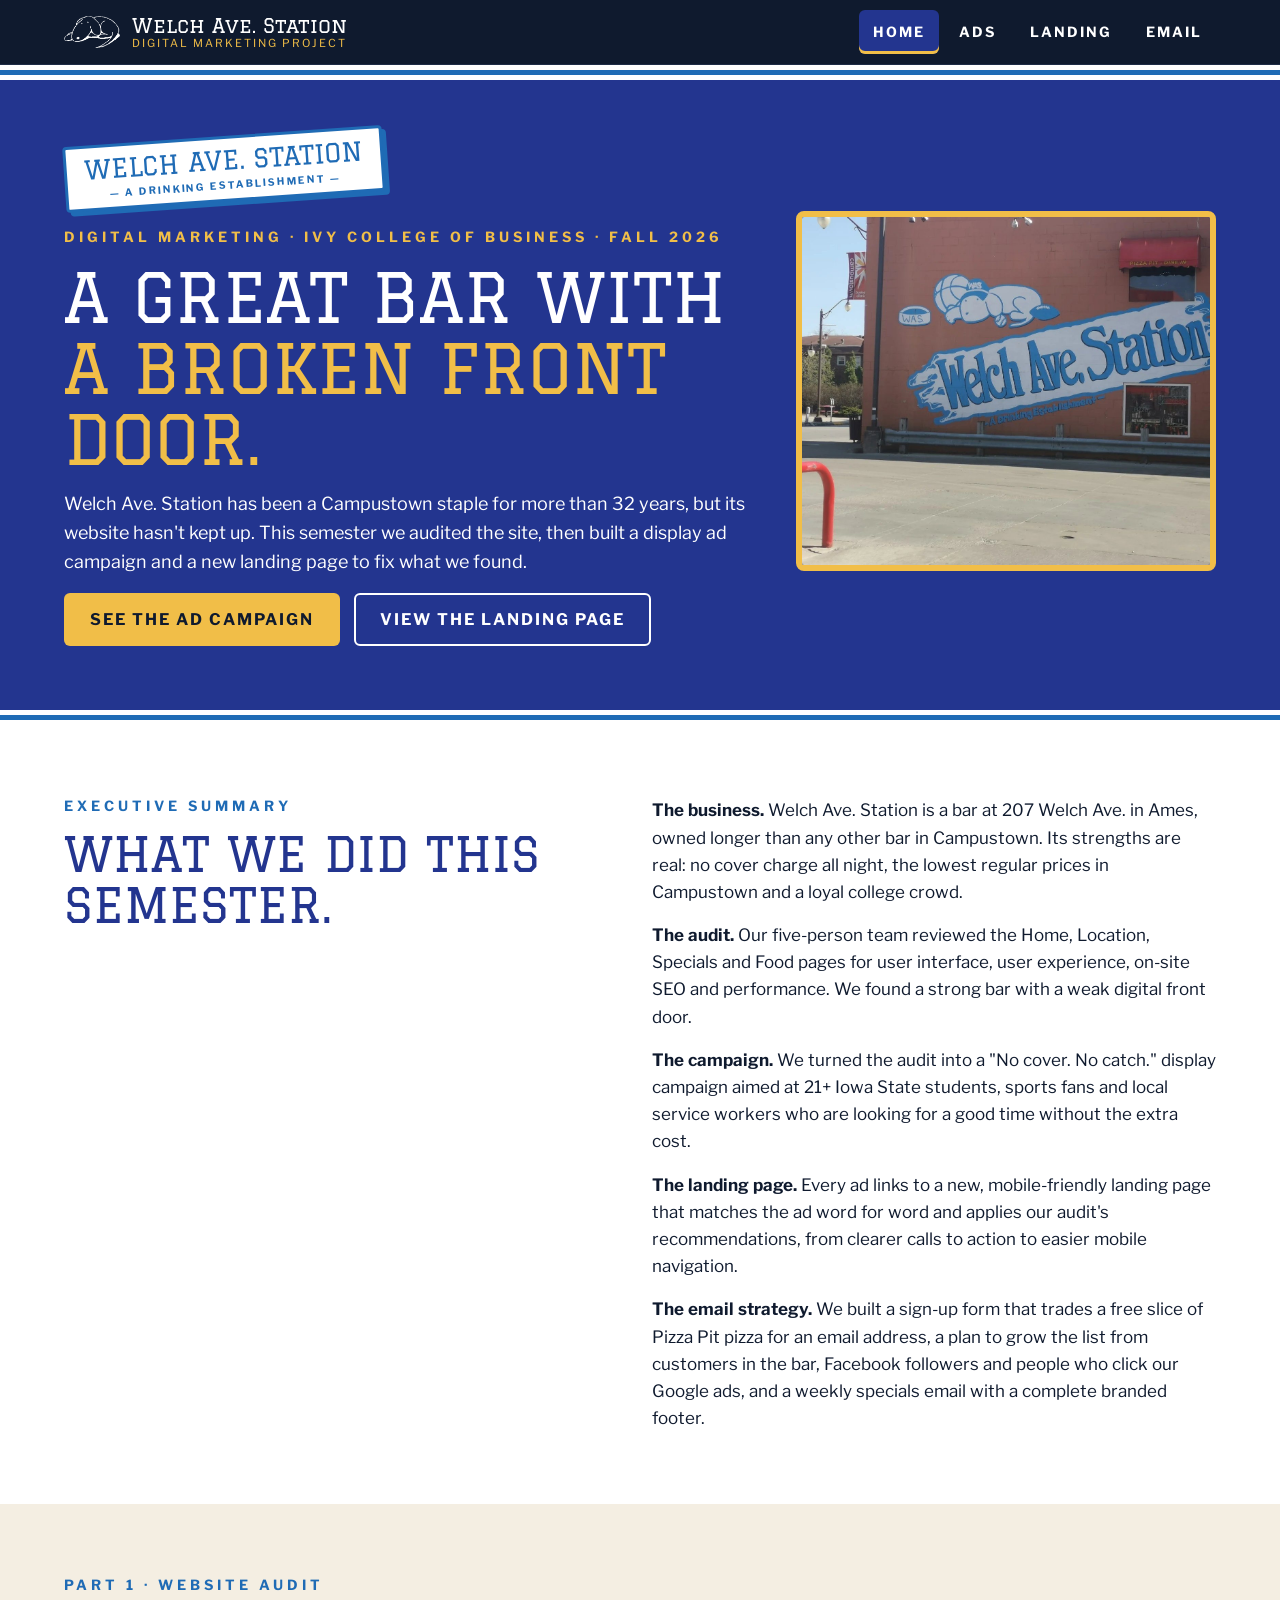
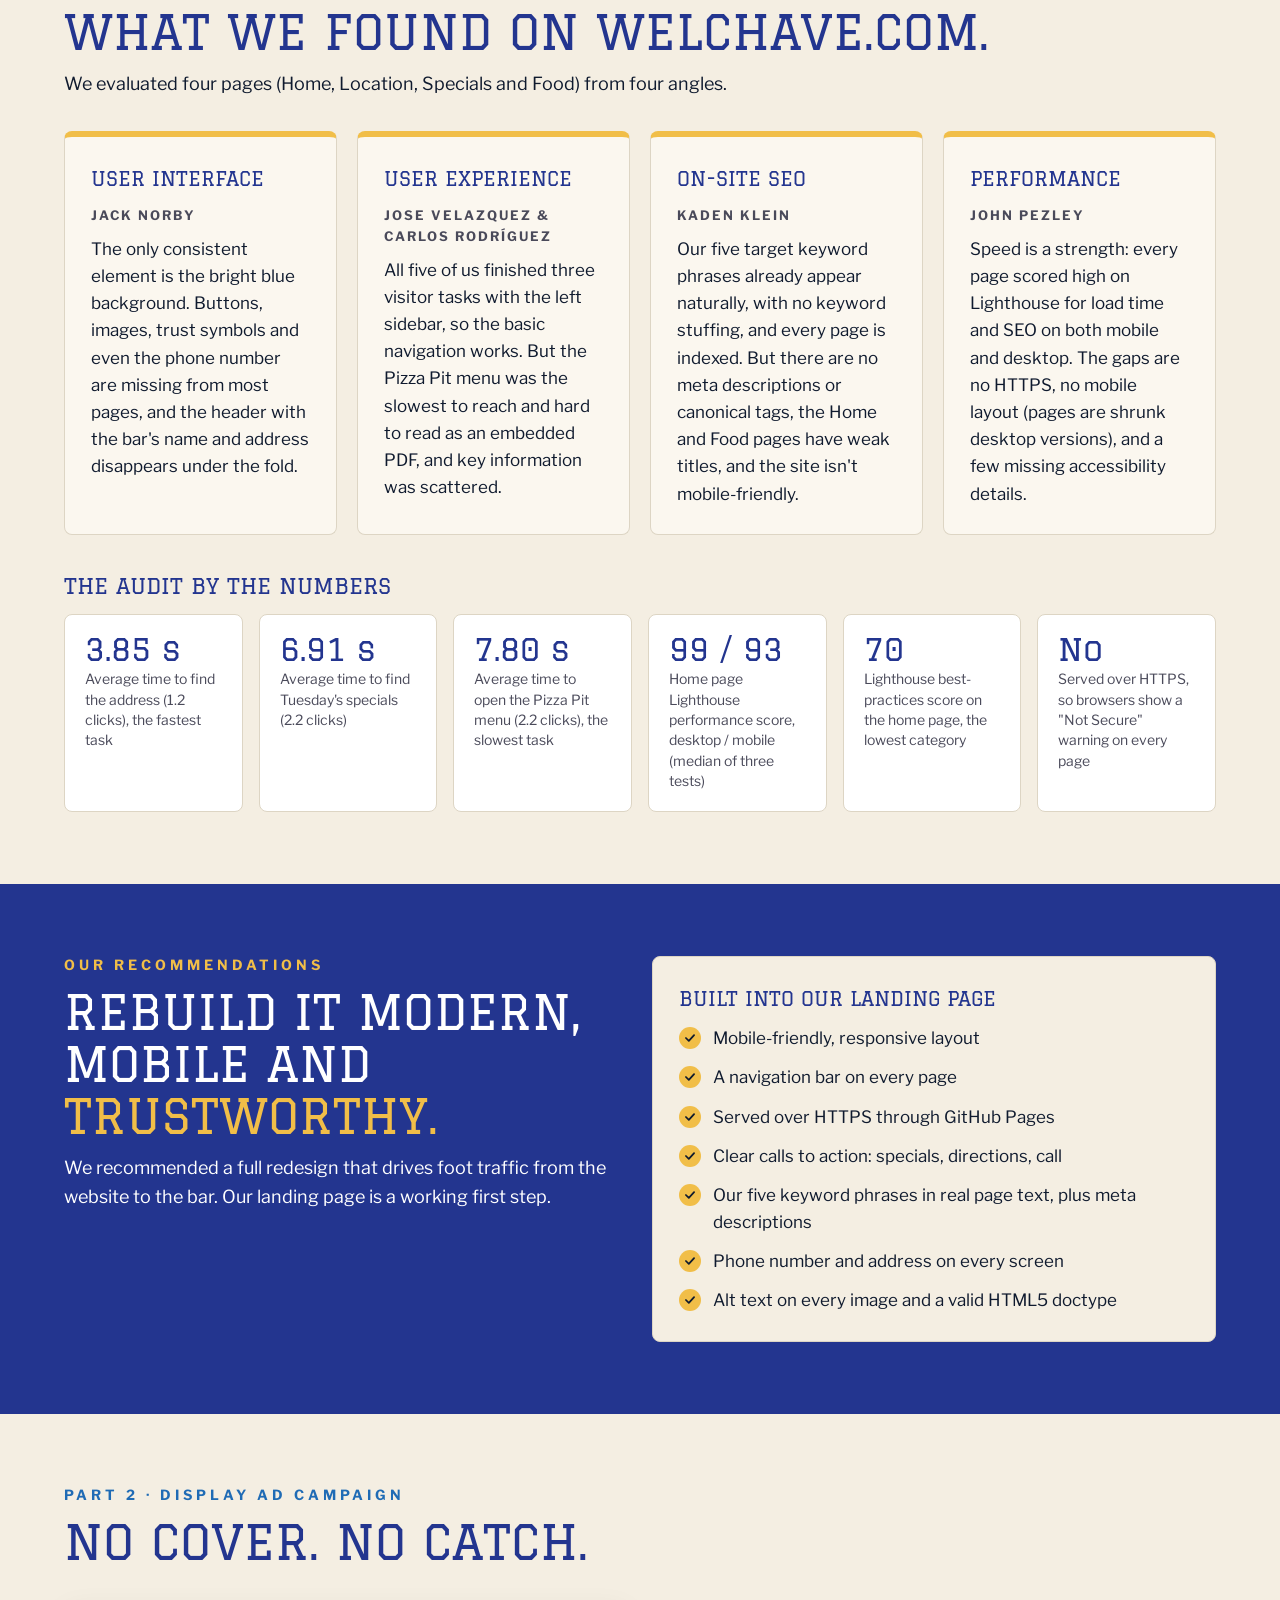
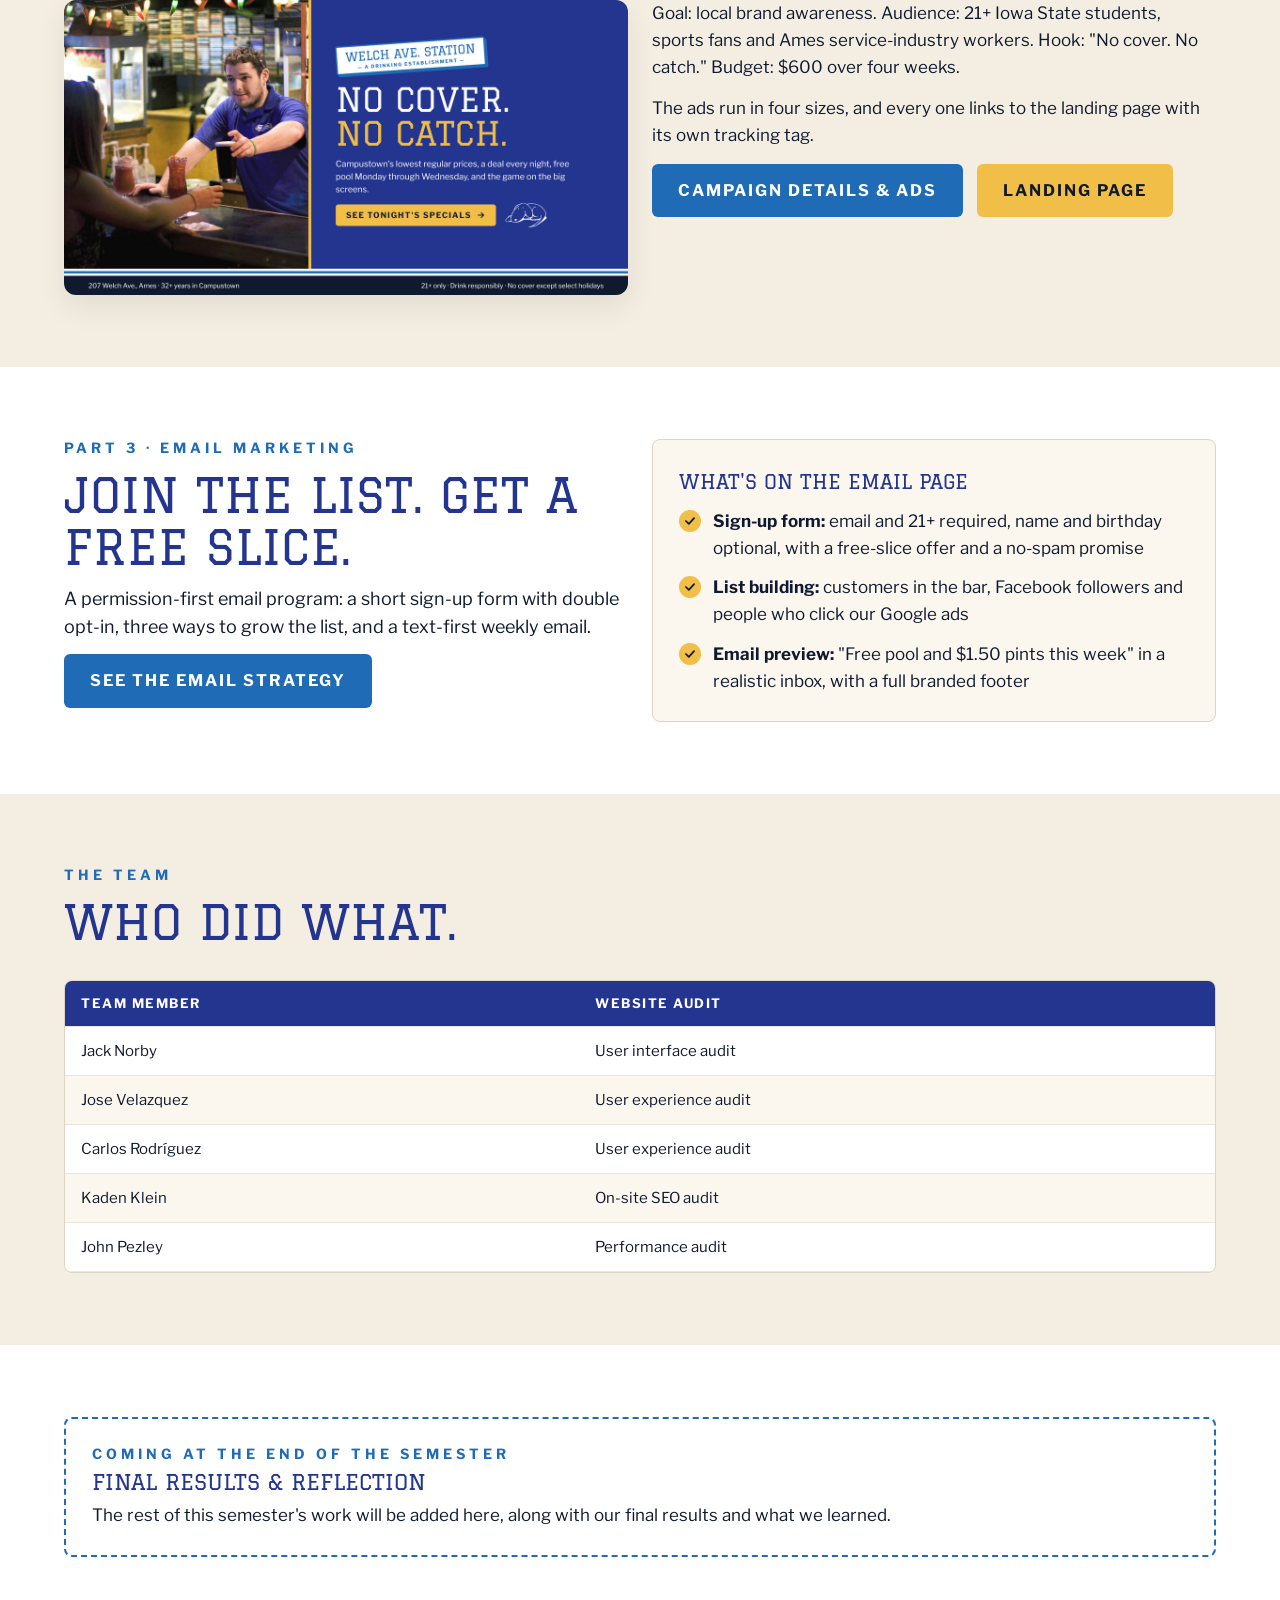
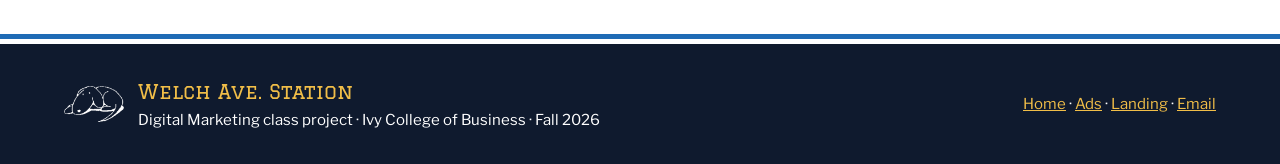
<file: index.html>
<!DOCTYPE html>
<html lang="en">
<head>
  <meta charset="UTF-8">
  <meta name="viewport" content="width=device-width, initial-scale=1.0">
  <title>Welch Ave. Station | Digital Marketing Project</title>
  <meta name="description" content="Our Fall 2026 Digital Marketing project for Welch Ave. Station in Ames, Iowa: a full website audit, a display ad campaign and a new landing page.">
  <link rel="icon" type="image/png" href="favicon.png">
  <link rel="preconnect" href="https://fonts.googleapis.com">
  <link rel="preconnect" href="https://fonts.gstatic.com" crossorigin>
  <link rel="stylesheet" href="https://fonts.googleapis.com/css2?family=Graduate&family=Libre+Franklin:wght@400;600;700&display=swap">
  <link rel="stylesheet" href="style.css">
</head>
<body>
  <a class="skip-link" href="#main">Skip to content</a>

  <header class="site-nav">
    <div class="container">
      <a class="brand" href="index.html">
        <img src="dog-white.png" alt="" width="56" height="33">
        <span>Welch Ave. Station<small>Digital Marketing Project</small></span>
      </a>
      <nav aria-label="Project">
        <ul class="nav-links">
          <li><a href="index.html" aria-current="page">Home</a></li>
          <li><a href="ads.html">Ads</a></li>
          <li><a href="landing.html">Landing</a></li>
          <li><a href="email.html">Email</a></li>
        </ul>
      </nav>
    </div>
  </header>
  <div class="stripe" aria-hidden="true"></div>

  <main id="main">

    <section class="page-hero">
      <div class="container">
        <div class="copy">
          <div class="banner"><strong>WELCH AVE. STATION</strong><span>— A Drinking Establishment —</span></div>
          <div class="eyebrow" style="color: var(--gold)">Digital Marketing · Ivy College of Business · Fall 2026</div>
          <h1 class="display h1" style="font-size: clamp(36px, 5.6vw, 68px)">A great bar with<br><span class="gold">a broken front door.</span></h1>
          <p class="lead">Welch Ave. Station has been a Campustown staple for more than 32 years, but its website hasn't kept up. This semester we audited the site, then built a display ad campaign and a new landing page to fix what we found.</p>
          <div class="btn-row">
            <a class="btn btn-gold" href="ads.html">See the ad campaign</a>
            <a class="btn btn-outline" href="landing.html">View the landing page</a>
          </div>
        </div>
        <div class="art">
          <img src="mural.jpg" alt="The Welch Ave. Station dog mural on the brick wall of the bar at 207 Welch Ave. in Ames" width="1360" height="1020" style="object-position: 62% 10%">
        </div>
      </div>
    </section>
    <div class="stripe" aria-hidden="true"></div>

    <!-- EXECUTIVE SUMMARY -->
    <section class="section bg-white">
      <div class="container grid-2">
        <div class="section-head" style="margin: 0">
          <div class="eyebrow">Executive summary</div>
          <h2 class="display h2" style="color: var(--royal)">What we did this semester.</h2>
        </div>
        <div style="display: flex; flex-direction: column; gap: 16px; font-size: 17px">
          <p style="margin: 0"><strong>The business.</strong> Welch Ave. Station is a bar at 207 Welch Ave. in Ames, owned longer than any other bar in Campustown. Its strengths are real: no cover charge all night, the lowest regular prices in Campustown and a loyal college crowd.</p>
          <p style="margin: 0"><strong>The audit.</strong> Our five-person team reviewed the Home, Location, Specials and Food pages for user interface, user experience, on-site SEO and performance. We found a strong bar with a weak digital front door.</p>
          <p style="margin: 0"><strong>The campaign.</strong> We turned the audit into a "No cover. No catch." display campaign aimed at 21+ Iowa State students, sports fans and local service workers who are looking for a good time without the extra cost.</p>
          <p style="margin: 0"><strong>The landing page.</strong> Every ad links to a new, mobile-friendly landing page that matches the ad word for word and applies our audit's recommendations, from clearer calls to action to easier mobile navigation.</p>
          <p style="margin: 0"><strong>The email strategy.</strong> We built a sign-up form that trades a free slice of Pizza Pit pizza for an email address, a plan to grow the list from customers in the bar, Facebook followers and people who click our Google ads, and a weekly specials email with a complete branded footer.</p>
        </div>
      </div>
    </section>

    <!-- AUDIT FINDINGS -->
    <section class="section bg-bone">
      <div class="container">
        <div class="section-head">
          <div class="eyebrow">Part 1 · Website audit</div>
          <h2 class="display h2" style="color: var(--royal)">What we found on welchave.com.</h2>
          <p class="lead">We evaluated four pages (Home, Location, Specials and Food) from four angles.</p>
        </div>
        <div class="grid">
          <article class="card card-top">
            <h3>User interface</h3>
            <div class="who">Jack Norby</div>
            <p>The only consistent element is the bright blue background. Buttons, images, trust symbols and even the phone number are missing from most pages, and the header with the bar's name and address disappears under the fold.</p>
          </article>
          <article class="card card-top">
            <h3>User experience</h3>
            <div class="who">Jose Velazquez &amp; Carlos Rodríguez</div>
            <p>All five of us finished three visitor tasks with the left sidebar, so the basic navigation works. But the Pizza Pit menu was the slowest to reach and hard to read as an embedded PDF, and key information was scattered.</p>
          </article>
          <article class="card card-top">
            <h3>On-site SEO</h3>
            <div class="who">Kaden Klein</div>
            <p>Our five target keyword phrases already appear naturally, with no keyword stuffing, and every page is indexed. But there are no meta descriptions or canonical tags, the Home and Food pages have weak titles, and the site isn't mobile-friendly.</p>
          </article>
          <article class="card card-top">
            <h3>Performance</h3>
            <div class="who">John Pezley</div>
            <p>Speed is a strength: every page scored high on Lighthouse for load time and SEO on both mobile and desktop. The gaps are no HTTPS, no mobile layout (pages are shrunk desktop versions), and a few missing accessibility details.</p>
          </article>
        </div>

        <h3 class="display h3" style="color: var(--royal); margin: 40px 0 16px">The audit by the numbers</h3>
        <div class="stats">
          <div class="stat"><b>3.85 s</b><span>Average time to find the address (1.2 clicks), the fastest task</span></div>
          <div class="stat"><b>6.91 s</b><span>Average time to find Tuesday's specials (2.2 clicks)</span></div>
          <div class="stat"><b>7.80 s</b><span>Average time to open the Pizza Pit menu (2.2 clicks), the slowest task</span></div>
          <div class="stat"><b>99 / 93</b><span>Home page Lighthouse performance score, desktop / mobile (median of three tests)</span></div>
          <div class="stat"><b>70</b><span>Lighthouse best-practices score on the home page, the lowest category</span></div>
          <div class="stat"><b>No</b><span>Served over HTTPS, so browsers show a "Not Secure" warning on every page</span></div>
        </div>
      </div>
    </section>

    <!-- RECOMMENDATIONS -> WHAT WE BUILT -->
    <section class="section bg-royal on-dark">
      <div class="container grid-2">
        <div class="section-head" style="margin: 0">
          <div class="eyebrow">Our recommendations</div>
          <h2 class="display h2">Rebuild it modern, mobile and <span class="gold">trustworthy.</span></h2>
          <p class="lead">We recommended a full redesign that drives foot traffic from the website to the bar. Our landing page is a working first step.</p>
        </div>
        <div class="card">
          <h3>Built into our landing page</h3>
          <ul class="checks">
            <li><span>Mobile-friendly, responsive layout</span></li>
            <li><span>A navigation bar on every page</span></li>
            <li><span>Served over HTTPS through GitHub Pages</span></li>
            <li><span>Clear calls to action: specials, directions, call</span></li>
            <li><span>Our five keyword phrases in real page text, plus meta descriptions</span></li>
            <li><span>Phone number and address on every screen</span></li>
            <li><span>Alt text on every image and a valid HTML5 doctype</span></li>
          </ul>
        </div>
      </div>
    </section>

    <!-- CAMPAIGN + LANDING -->
    <section class="section bg-bone">
      <div class="container">
        <div class="section-head">
          <div class="eyebrow">Part 2 · Display ad campaign</div>
          <h2 class="display h2" style="color: var(--royal)">No cover. No catch.</h2>
        </div>
        <div class="grid-2">
          <a href="ads.html" style="display: block">
            <img src="welch-ad-1200x628.png" srcset="welch-ad-1200x628.png 1x, welch-ad-1200x628@2x.png 2x" alt="The campaign's master ad: No cover. No catch. Welch Ave. Station" style="width: 100%; height: auto; border-radius: 12px; box-shadow: 0 12px 30px rgba(0,0,0,.08)">
          </a>
          <div style="display: flex; flex-direction: column; gap: 14px">
            <p style="margin: 0">Goal: local brand awareness. Audience: 21+ Iowa State students, sports fans and Ames service-industry workers. Hook: "No cover. No catch." Budget: $600 over four weeks.</p>
            <p style="margin: 0">The ads run in four sizes, and every one links to the landing page with its own tracking tag.</p>
            <div class="btn-row">
              <a class="btn btn-blue" href="ads.html">Campaign details &amp; ads</a>
              <a class="btn btn-gold" href="landing.html">Landing page</a>
            </div>
          </div>
        </div>
      </div>
    </section>

    <!-- EMAIL -->
    <section class="section bg-white">
      <div class="container grid-2">
        <div class="section-head" style="margin: 0">
          <div class="eyebrow">Part 3 · Email marketing</div>
          <h2 class="display h2" style="color: var(--royal)">Join the list. Get a free slice.</h2>
          <p class="lead">A permission-first email program: a short sign-up form with double opt-in, three ways to grow the list, and a text-first weekly email.</p>
          <div class="btn-row">
            <a class="btn btn-blue" href="email.html">See the email strategy</a>
          </div>
        </div>
        <div class="card">
          <h3>What's on the email page</h3>
          <ul class="checks">
            <li><span><strong>Sign-up form:</strong> email and 21+ required, name and birthday optional, with a free-slice offer and a no-spam promise</span></li>
            <li><span><strong>List building:</strong> customers in the bar, Facebook followers and people who click our Google ads</span></li>
            <li><span><strong>Email preview:</strong> "Free pool and $1.50 pints this week" in a realistic inbox, with a full branded footer</span></li>
          </ul>
        </div>
      </div>
    </section>

    <!-- TEAM -->
    <section class="section bg-bone">
      <div class="container">
        <div class="section-head">
          <div class="eyebrow">The team</div>
          <h2 class="display h2" style="color: var(--royal)">Who did what.</h2>
        </div>
        <div class="table-wrap">
          <table>
            <thead><tr><th scope="col">Team member</th><th scope="col">Website audit</th></tr></thead>
            <tbody>
              <tr><td>Jack Norby</td><td>User interface audit</td></tr>
              <tr><td>Jose Velazquez</td><td>User experience audit</td></tr>
              <tr><td>Carlos Rodríguez</td><td>User experience audit</td></tr>
              <tr><td>Kaden Klein</td><td>On-site SEO audit</td></tr>
              <tr><td>John Pezley</td><td>Performance audit</td></tr>
            </tbody>
          </table>
        </div>
      </div>
    </section>

    <!-- END OF SEMESTER -->
    <section class="section bg-white">
      <div class="container">
        <div class="todo">
          <div class="eyebrow">Coming at the end of the semester</div>
          <h2 class="display h3" style="color: var(--royal)">Final results &amp; reflection</h2>
          <p style="margin: 0">The rest of this semester's work will be added here, along with our final results and what we learned.</p>
        </div>
      </div>
    </section>
  </main>

  <div class="stripe" aria-hidden="true"></div>
  <footer class="site-footer">
    <div class="container">
      <div class="brand-line">
        <img src="dog-white.png" alt="" width="60" height="35">
        <div><strong>Welch Ave. Station</strong><br>Digital Marketing class project · Ivy College of Business · Fall 2026</div>
      </div>
      <div><a href="index.html">Home</a> · <a href="ads.html">Ads</a> · <a href="landing.html">Landing</a> · <a href="email.html">Email</a></div>
    </div>
  </footer>
</body>
</html>
</file>
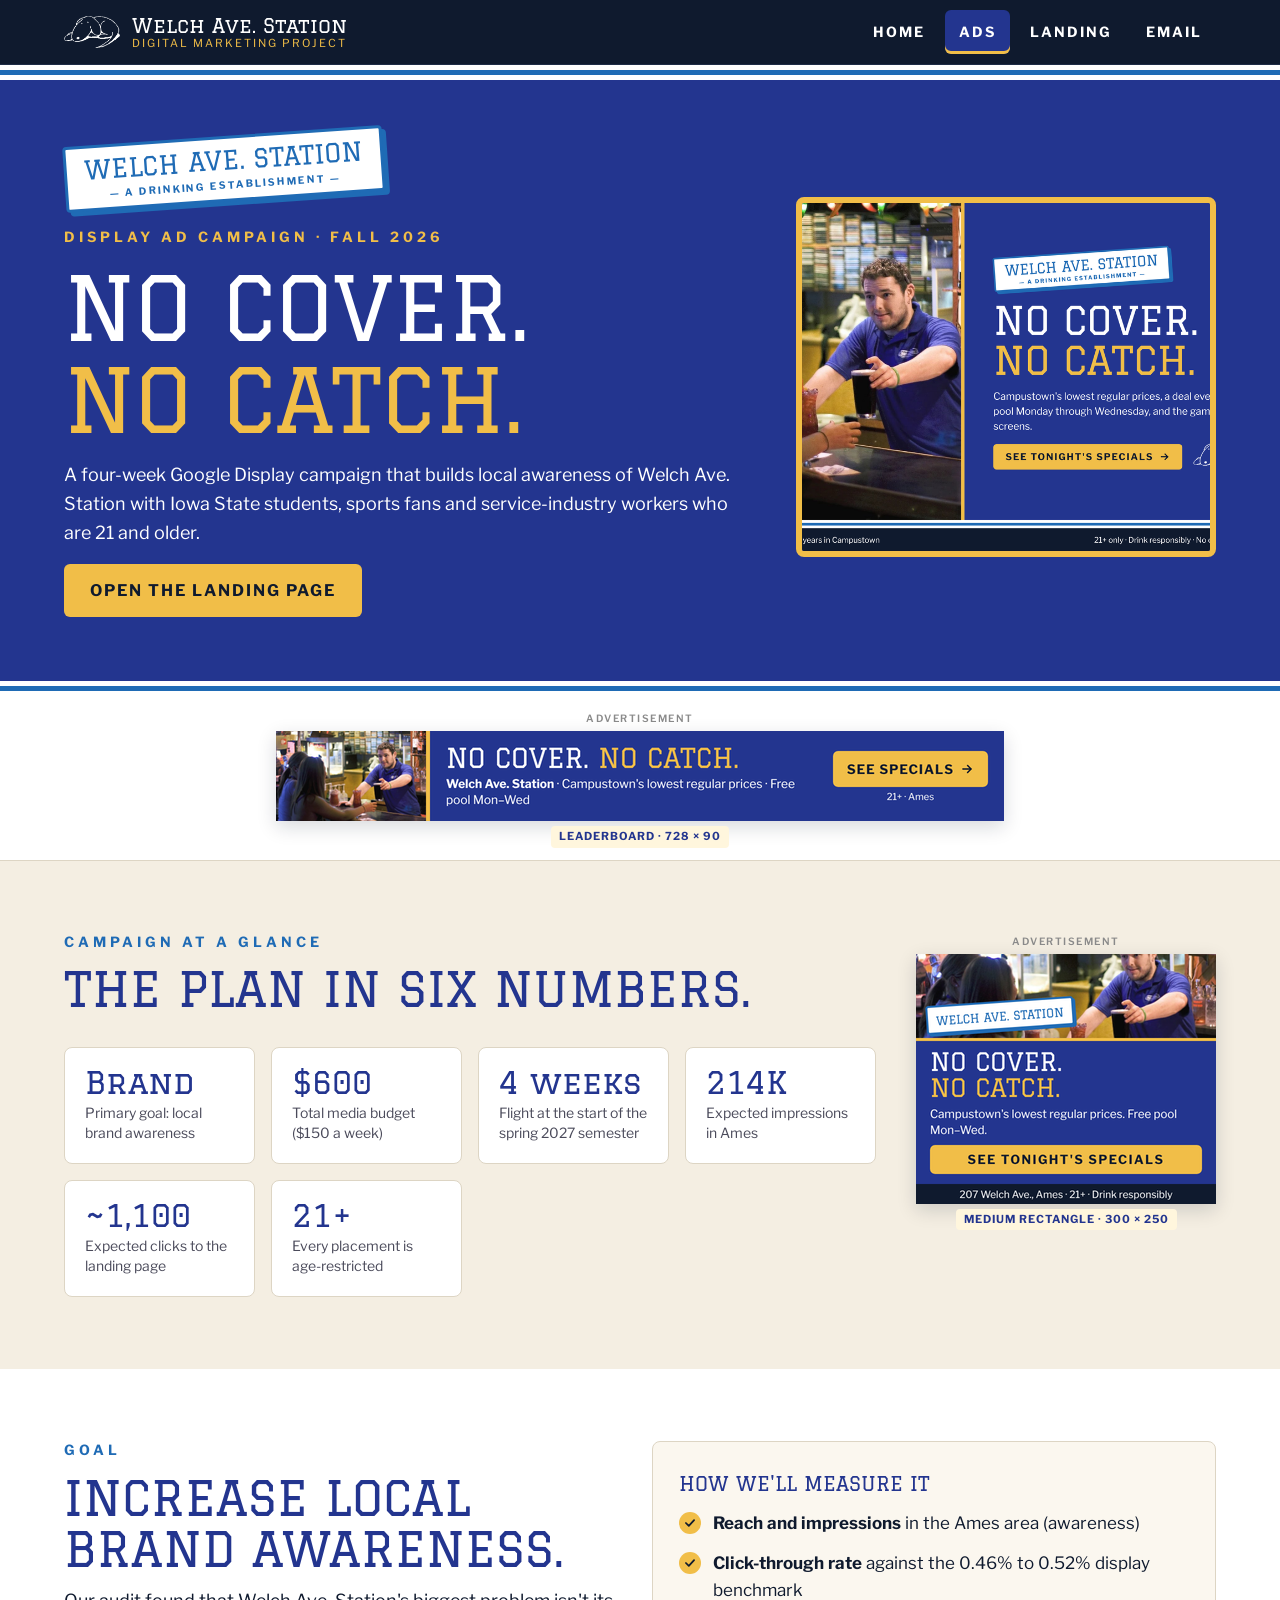
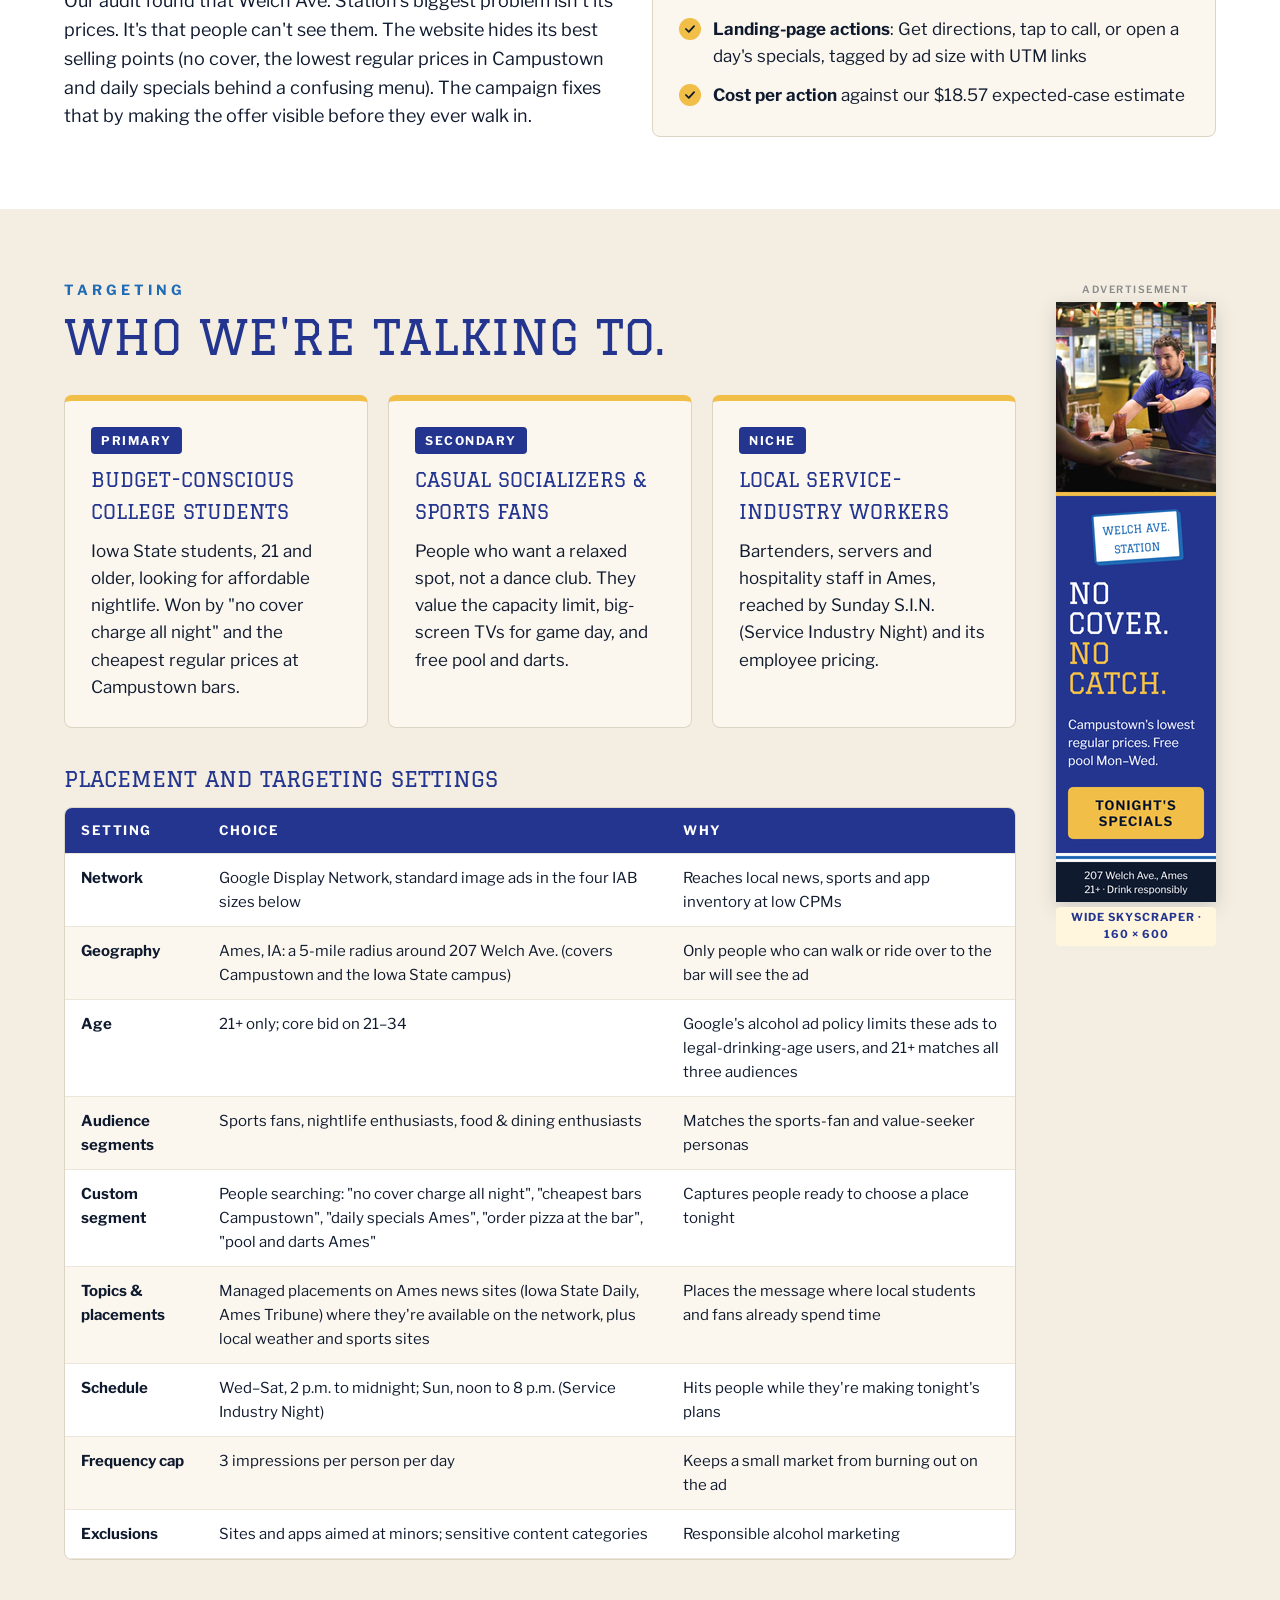
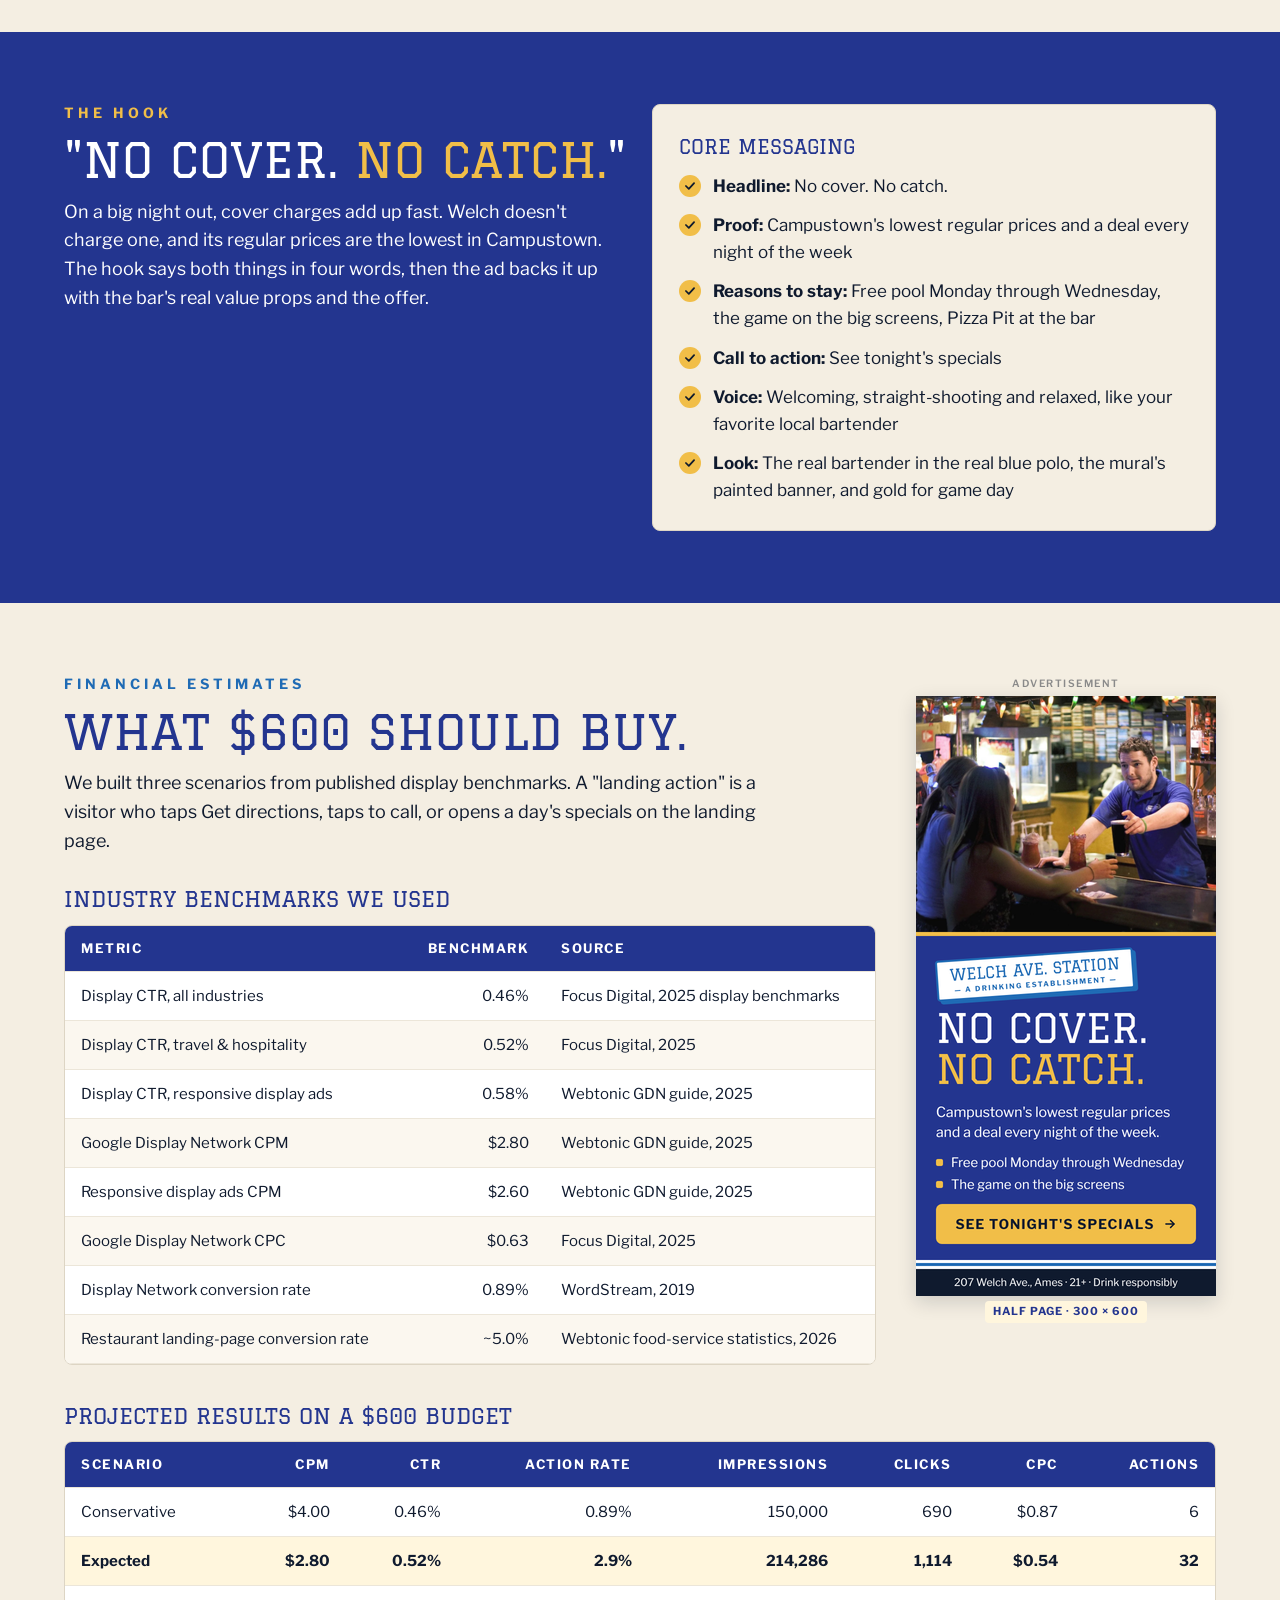
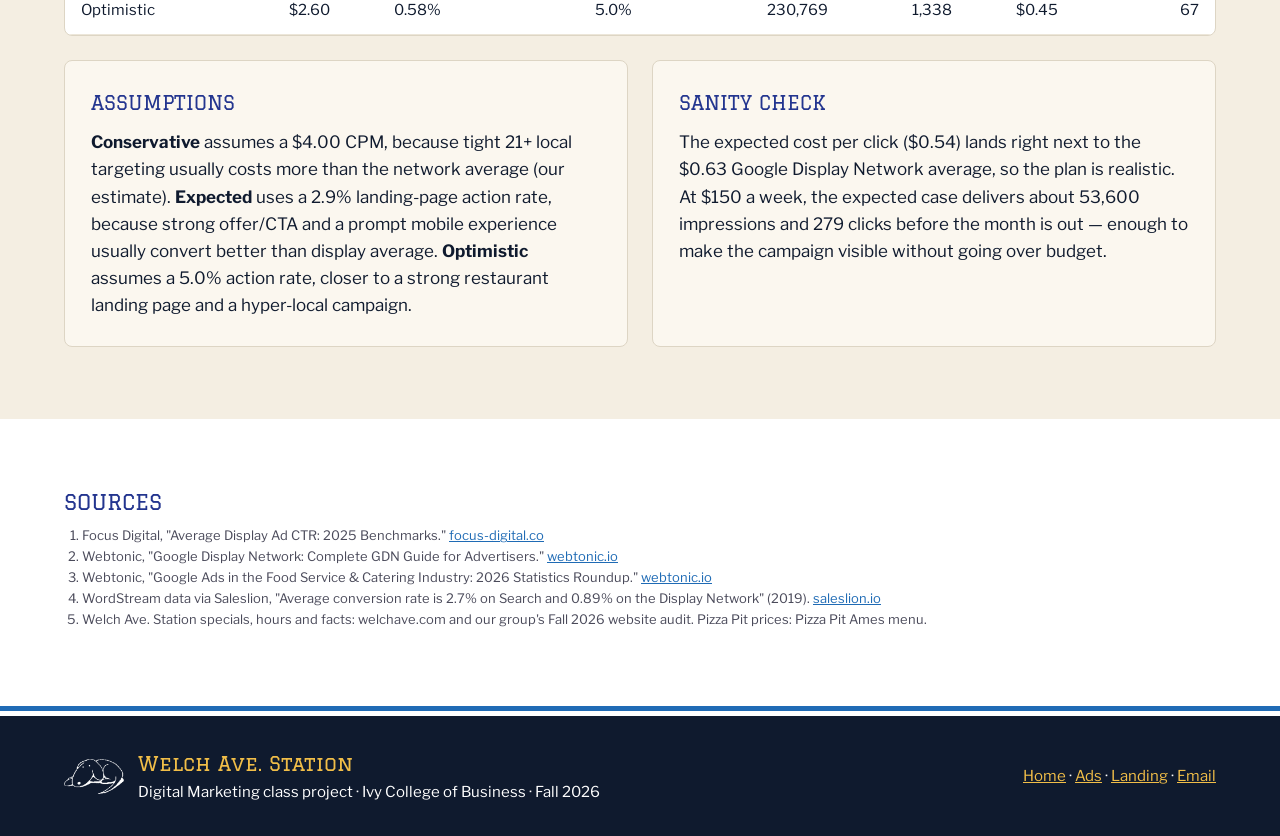
<file: ads.html>
<!DOCTYPE html>
<html lang="en">
<head>
  <meta charset="UTF-8">
  <meta name="viewport" content="width=device-width, initial-scale=1.0">
  <title>Ads | Welch Ave. Station Display Ad Campaign</title>
  <meta name="description" content="Campaign strategy, targeting, hook, benchmark-based budget estimates and the four clickable display ads for Welch Ave. Station's 'No cover. No catch.' campaign.">
  <link rel="icon" type="image/png" href="favicon.png">
  <link rel="preconnect" href="https://fonts.googleapis.com">
  <link rel="preconnect" href="https://fonts.gstatic.com" crossorigin>
  <link rel="stylesheet" href="https://fonts.googleapis.com/css2?family=Graduate&family=Libre+Franklin:wght@400;600;700&display=swap">
  <link rel="stylesheet" href="style.css">
</head>
<body>
  <a class="skip-link" href="#main">Skip to content</a>

  <header class="site-nav">
    <div class="container">
      <a class="brand" href="index.html">
        <img src="dog-white.png" alt="" width="56" height="33">
        <span>Welch Ave. Station<small>Digital Marketing Project</small></span>
      </a>
      <nav aria-label="Project">
        <ul class="nav-links">
          <li><a href="index.html">Home</a></li>
          <li><a href="ads.html" aria-current="page">Ads</a></li>
          <li><a href="landing.html">Landing</a></li>
          <li><a href="email.html">Email</a></li>
        </ul>
      </nav>
    </div>
  </header>
  <div class="stripe" aria-hidden="true"></div>

  <main id="main">

    <section class="page-hero">
      <div class="container">
        <div class="copy">
          <div class="banner"><strong>WELCH AVE. STATION</strong><span>— A Drinking Establishment —</span></div>
          <div class="eyebrow" style="color: var(--gold)">Display ad campaign · Fall 2026</div>
          <h1 class="display h1">No cover.<br><span class="gold">No catch.</span></h1>
          <p class="lead">A four-week Google Display campaign that builds local awareness of Welch Ave. Station with Iowa State students, sports fans and service-industry workers who are 21 and older.</p>
          <div class="btn-row">
            <a class="btn btn-gold" href="landing.html">Open the landing page</a>
          </div>
        </div>
        <div class="art">
          <a href="landing.html?utm_source=google&amp;utm_medium=display&amp;utm_campaign=no_cover_no_catch&amp;utm_content=1200x628">
            <img src="welch-ad-1200x628.png" srcset="welch-ad-1200x628.png 1x, welch-ad-1200x628@2x.png 2x" alt="Master ad: No cover. No catch. Welch Ave. Station, Campustown's lowest regular prices, free pool, sports on the big screens and a deal every night of the week.">
          </a>
        </div>
      </div>
    </section>
    <div class="stripe" aria-hidden="true"></div>

    <!-- AD: leaderboard under the page header -->
    <div class="ad-band">
      <div class="container">
        <div class="ad-slot" id="ad-728x90">
          <span class="ad-label">Advertisement</span>
          <a href="landing.html?utm_source=google&amp;utm_medium=display&amp;utm_campaign=no_cover_no_catch&amp;utm_content=728x90">
            <img src="welch-ad-728x90.png" srcset="welch-ad-728x90.png 1x, welch-ad-728x90@2x.png 2x" alt="Leaderboard ad: No cover. No catch. Welch Ave. Station, Campustown's lowest regular prices, free pool, sports on the big screens and a deal every night of the week.">
          </a>
          <span class="ad-size">Leaderboard · 728 × 90</span>
        </div>
      </div>
    </div>

    <!-- AT A GLANCE -->
    <section class="section bg-bone">
      <div class="container with-ad">
        <div>
        <div class="section-head">
          <div class="eyebrow">Campaign at a glance</div>
          <h2 class="display h2" style="color: var(--royal)">The plan in six numbers.</h2>
        </div>
        <div class="stats">
          <div class="stat"><b>Brand</b><span>Primary goal: local brand awareness</span></div>
          <div class="stat"><b>$600</b><span>Total media budget ($150 a week)</span></div>
          <div class="stat"><b>4 weeks</b><span>Flight at the start of the spring 2027 semester</span></div>
          <div class="stat"><b>214K</b><span>Expected impressions in Ames</span></div>
          <div class="stat"><b>~1,100</b><span>Expected clicks to the landing page</span></div>
          <div class="stat"><b>21+</b><span>Every placement is age-restricted</span></div>
        </div>
        </div>
        <aside class="ad-aside" aria-label="Advertisement">
          <div class="ad-slot" id="ad-300x250">
            <span class="ad-label">Advertisement</span>
            <a href="landing.html?utm_source=google&amp;utm_medium=display&amp;utm_campaign=no_cover_no_catch&amp;utm_content=300x250">
              <img src="welch-ad-300x250.png" srcset="welch-ad-300x250.png 1x, welch-ad-300x250@2x.png 2x" alt="Medium rectangle ad: No cover. No catch. Campustown's lowest regular prices. Free pool Monday–Wednesday, big-screen sports and a daily deal.">
            </a>
            <span class="ad-size">Medium rectangle · 300 × 250</span>
          </div>
        </aside>
      </div>
    </section>

    <!-- GOAL -->
    <section class="section bg-white">
      <div class="container grid-2">
        <div class="section-head" style="margin: 0">
          <div class="eyebrow">Goal</div>
          <h2 class="display h2" style="color: var(--royal)">Increase local brand awareness.</h2>
          <p class="lead">Our audit found that Welch Ave. Station's biggest problem isn't its prices. It's that people can't see them. The website hides its best selling points (no cover, the lowest regular prices in Campustown and daily specials behind a confusing menu). The campaign fixes that by making the offer visible before they ever walk in.</p>
        </div>
        <div class="card">
          <h3>How we'll measure it</h3>
          <ul class="checks">
            <li><span><strong>Reach and impressions</strong> in the Ames area (awareness)</span></li>
            <li><span><strong>Click-through rate</strong> against the 0.46% to 0.52% display benchmark</span></li>
            <li><span><strong>Landing-page actions</strong>: Get directions, tap to call, or open a day's specials, tagged by ad size with UTM links</span></li>
            <li><span><strong>Cost per action</strong> against our $18.57 expected-case estimate</span></li>
          </ul>
        </div>
      </div>
    </section>

    <!-- AUDIENCE -->
    <section class="section bg-bone">
      <div class="container with-ad with-rail">
        <div>
        <div class="section-head">
          <div class="eyebrow">Targeting</div>
          <h2 class="display h2" style="color: var(--royal)">Who we're talking to.</h2>
        </div>
        <div class="grid">
          <div class="card persona card-top">
            <span class="tag">Primary</span>
            <h3>Budget-conscious college students</h3>
            <p>Iowa State students, 21 and older, looking for affordable nightlife. Won by "no cover charge all night" and the cheapest regular prices at Campustown bars.</p>
          </div>
          <div class="card persona card-top">
            <span class="tag">Secondary</span>
            <h3>Casual socializers &amp; sports fans</h3>
            <p>People who want a relaxed spot, not a dance club. They value the capacity limit, big-screen TVs for game day, and free pool and darts.</p>
          </div>
          <div class="card persona card-top">
            <span class="tag">Niche</span>
            <h3>Local service-industry workers</h3>
            <p>Bartenders, servers and hospitality staff in Ames, reached by Sunday S.I.N. (Service Industry Night) and its employee pricing.</p>
          </div>
        </div>

        <h3 class="display h3" style="color: var(--royal); margin: 40px 0 16px">Placement and targeting settings</h3>
        <div class="table-wrap">
          <table>
            <thead><tr><th scope="col">Setting</th><th scope="col">Choice</th><th scope="col">Why</th></tr></thead>
            <tbody>
              <tr><td><strong>Network</strong></td><td>Google Display Network, standard image ads in the four IAB sizes below</td><td>Reaches local news, sports and app inventory at low CPMs</td></tr>
              <tr><td><strong>Geography</strong></td><td>Ames, IA: a 5-mile radius around 207 Welch Ave. (covers Campustown and the Iowa State campus)</td><td>Only people who can walk or ride over to the bar will see the ad</td></tr>
              <tr><td><strong>Age</strong></td><td>21+ only; core bid on 21–34</td><td>Google's alcohol ad policy limits these ads to legal-drinking-age users, and 21+ matches all three audiences</td></tr>
              <tr><td><strong>Audience segments</strong></td><td>Sports fans, nightlife enthusiasts, food &amp; dining enthusiasts</td><td>Matches the sports-fan and value-seeker personas</td></tr>
              <tr><td><strong>Custom segment</strong></td><td>People searching: "no cover charge all night", "cheapest bars Campustown", "daily specials Ames", "order pizza at the bar", "pool and darts Ames"</td><td>Captures people ready to choose a place tonight</td></tr>
              <tr><td><strong>Topics &amp; placements</strong></td><td>Managed placements on Ames news sites (Iowa State Daily, Ames Tribune) where they're available on the network, plus local weather and sports sites</td><td>Places the message where local students and fans already spend time</td></tr>
              <tr><td><strong>Schedule</strong></td><td>Wed–Sat, 2 p.m. to midnight; Sun, noon to 8 p.m. (Service Industry Night)</td><td>Hits people while they're making tonight's plans</td></tr>
              <tr><td><strong>Frequency cap</strong></td><td>3 impressions per person per day</td><td>Keeps a small market from burning out on the ad</td></tr>
              <tr><td><strong>Exclusions</strong></td><td>Sites and apps aimed at minors; sensitive content categories</td><td>Responsible alcohol marketing</td></tr>
            </tbody>
          </table>
        </div>
        </div>
        <aside class="ad-aside" aria-label="Advertisement">
          <div class="ad-slot" id="ad-160x600">
            <span class="ad-label">Advertisement</span>
            <a href="landing.html?utm_source=google&amp;utm_medium=display&amp;utm_campaign=no_cover_no_catch&amp;utm_content=160x600">
              <img src="welch-ad-160x600.png" srcset="welch-ad-160x600.png 1x, welch-ad-160x600@2x.png 2x" alt="Wide skyscraper ad: No cover. No catch. Welch Ave. Station. Campustown's lowest regular prices. Free pool. Big screens. Daily specials.">
            </a>
            <span class="ad-size">Wide skyscraper · 160 × 600</span>
          </div>
        </aside>
      </div>
    </section>

    <!-- HOOK -->
    <section class="section bg-royal on-dark">
      <div class="container grid-2">
        <div class="section-head" style="margin: 0">
          <div class="eyebrow">The hook</div>
          <h2 class="display h2">"No cover. <span class="gold">No catch.</span>"</h2>
          <p class="lead">On a big night out, cover charges add up fast. Welch doesn't charge one, and its regular prices are the lowest in Campustown. The hook says both things in four words, then the ad backs it up with the bar's real value props and the offer.</p>
        </div>
        <div class="card">
          <h3>Core messaging</h3>
          <ul class="checks">
            <li><span><strong>Headline:</strong> No cover. No catch.</span></li>
            <li><span><strong>Proof:</strong> Campustown's lowest regular prices and a deal every night of the week</span></li>
            <li><span><strong>Reasons to stay:</strong> Free pool Monday through Wednesday, the game on the big screens, Pizza Pit at the bar</span></li>
            <li><span><strong>Call to action:</strong> See tonight's specials</span></li>
            <li><span><strong>Voice:</strong> Welcoming, straight-shooting and relaxed, like your favorite local bartender</span></li>
            <li><span><strong>Look:</strong> The real bartender in the real blue polo, the mural's painted banner, and gold for game day</span></li>
          </ul>
        </div>
      </div>
    </section>

    <!-- FINANCIAL ESTIMATES -->
    <section id="budget" class="section bg-bone">
      <div class="container">
        <div class="with-ad">
        <div>
        <div class="section-head">
          <div class="eyebrow">Financial estimates</div>
          <h2 class="display h2" style="color: var(--royal)">What $600 should buy.</h2>
          <p class="lead">We built three scenarios from published display benchmarks. A "landing action" is a visitor who taps Get directions, taps to call, or opens a day's specials on the landing page.</p>
        </div>

        <h3 class="display h3" style="color: var(--royal); margin-bottom: 14px">Industry benchmarks we used</h3>
        <div class="table-wrap">
          <table>
            <thead><tr><th scope="col">Metric</th><th scope="col" class="num">Benchmark</th><th scope="col">Source</th></tr></thead>
            <tbody>
              <tr><td>Display CTR, all industries</td><td class="num">0.46%</td><td>Focus Digital, 2025 display benchmarks</td></tr>
              <tr><td>Display CTR, travel &amp; hospitality</td><td class="num">0.52%</td><td>Focus Digital, 2025</td></tr>
              <tr><td>Display CTR, responsive display ads</td><td class="num">0.58%</td><td>Webtonic GDN guide, 2025</td></tr>
              <tr><td>Google Display Network CPM</td><td class="num">$2.80</td><td>Webtonic GDN guide, 2025</td></tr>
              <tr><td>Responsive display ads CPM</td><td class="num">$2.60</td><td>Webtonic GDN guide, 2025</td></tr>
              <tr><td>Google Display Network CPC</td><td class="num">$0.63</td><td>Focus Digital, 2025</td></tr>
              <tr><td>Display Network conversion rate</td><td class="num">0.89%</td><td>WordStream, 2019</td></tr>
              <tr><td>Restaurant landing-page conversion rate</td><td class="num">~5.0%</td><td>Webtonic food-service statistics, 2026</td></tr>
            </tbody>
          </table>
        </div>

        </div>
        <aside class="ad-aside" aria-label="Advertisement">
          <div class="ad-slot" id="ad-300x600">
            <span class="ad-label">Advertisement</span>
            <a href="landing.html?utm_source=google&amp;utm_medium=display&amp;utm_campaign=no_cover_no_catch&amp;utm_content=300x600">
              <img src="welch-ad-300x600.png" srcset="welch-ad-300x600.png 1x, welch-ad-300x600@2x.png 2x" alt="Half page ad: No cover. No catch. Welch Ave. Station. Campustown's lowest regular prices. Free pool. Big screens. Daily specials.">
            </a>
            <span class="ad-size">Half page · 300 × 600</span>
          </div>
        </aside>
        </div>

        <h3 class="display h3" style="color: var(--royal); margin: 40px 0 14px">Projected results on a $600 budget</h3>
        <div class="table-wrap">
          <table>
            <thead>
              <tr><th scope="col">Scenario</th><th scope="col" class="num">CPM</th><th scope="col" class="num">CTR</th><th scope="col" class="num">Action rate</th><th scope="col" class="num">Impressions</th><th scope="col" class="num">Clicks</th><th scope="col" class="num">CPC</th><th scope="col" class="num">Actions</th></tr>
            </thead>
            <tbody>
              <tr><td>Conservative</td><td class="num">$4.00</td><td class="num">0.46%</td><td class="num">0.89%</td><td class="num">150,000</td><td class="num">690</td><td class="num">$0.87</td><td class="num">6</td></tr>
              <tr class="highlight"><td>Expected</td><td class="num">$2.80</td><td class="num">0.52%</td><td class="num">2.9%</td><td class="num">214,286</td><td class="num">1,114</td><td class="num">$0.54</td><td class="num">32</td></tr>
              <tr><td>Optimistic</td><td class="num">$2.60</td><td class="num">0.58%</td><td class="num">5.0%</td><td class="num">230,769</td><td class="num">1,338</td><td class="num">$0.45</td><td class="num">67</td></tr>
            </tbody>
          </table>
        </div>
        <div class="grid-2" style="margin-top: 24px">
          <div class="card">
            <h3>Assumptions</h3>
            <p><strong>Conservative</strong> assumes a $4.00 CPM, because tight 21+ local targeting usually costs more than the network average (our estimate). <strong>Expected</strong> uses a 2.9% landing-page action rate, because strong offer/CTA and a prompt mobile experience usually convert better than display average. <strong>Optimistic</strong> assumes a 5.0% action rate, closer to a strong restaurant landing page and a hyper-local campaign.</p>
          </div>
          <div class="card">
            <h3>Sanity check</h3>
            <p>The expected cost per click ($0.54) lands right next to the $0.63 Google Display Network average, so the plan is realistic. At $150 a week, the expected case delivers about 53,600 impressions and 279 clicks before the month is out — enough to make the campaign visible without going over budget.</p>
          </div>
        </div>
      </div>
    </section>

    <section class="section bg-white">
      <div class="container">
        <h2 class="display h3" style="color: var(--royal); margin-bottom: 12px">Sources</h2>
        <ol class="sources">
          <li>Focus Digital, "Average Display Ad CTR: 2025 Benchmarks." <a href="https://focus-digital.co/average-display-ad-ctr-2025-benchmarks/">focus-digital.co</a></li>
          <li>Webtonic, "Google Display Network: Complete GDN Guide for Advertisers." <a href="https://www.webtonic.io/blog/google-display-network">webtonic.io</a></li>
          <li>Webtonic, "Google Ads in the Food Service &amp; Catering Industry: 2026 Statistics Roundup." <a href="https://www.webtonic.io/blog/food-service-catering-google-ads-statistics">webtonic.io</a></li>
          <li>WordStream data via Saleslion, "Average conversion rate is 2.7% on Search and 0.89% on the Display Network" (2019). <a href="https://saleslion.io/sales-statistics/the-average-conversion-rate-for-google-ads-in-2019/">saleslion.io</a></li>
          <li>Welch Ave. Station specials, hours and facts: welchave.com and our group's Fall 2026 website audit. Pizza Pit prices: Pizza Pit Ames menu.</li>
        </ol>
      </div>
    </section>
  </main>

  <div class="stripe" aria-hidden="true"></div>
  <footer class="site-footer">
    <div class="container">
      <div class="brand-line">
        <img src="dog-white.png" alt="" width="60" height="35">
        <div><strong>Welch Ave. Station</strong><br>Digital Marketing class project · Ivy College of Business · Fall 2026</div>
      </div>
      <div><a href="index.html">Home</a> · <a href="ads.html">Ads</a> · <a href="landing.html">Landing</a> · <a href="email.html">Email</a></div>
    </div>
  </footer>
</body>
</html>
</file>
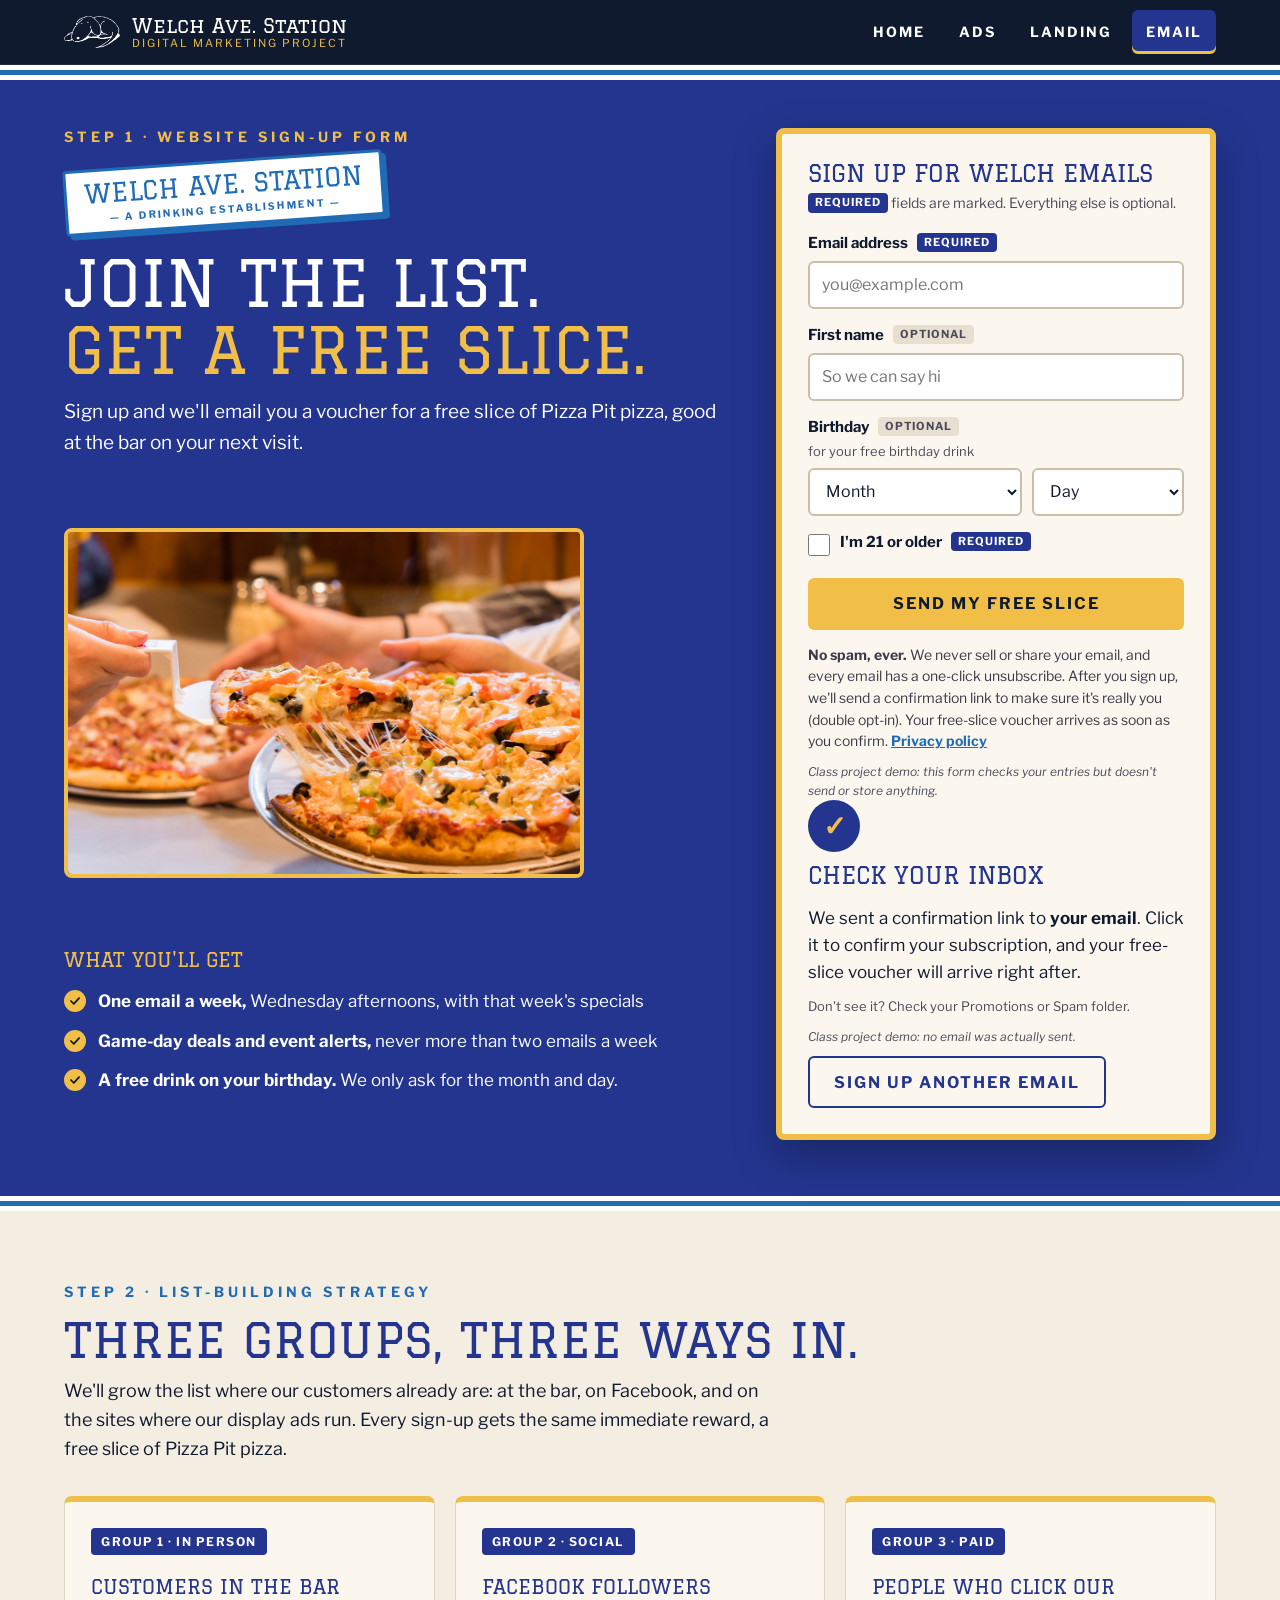
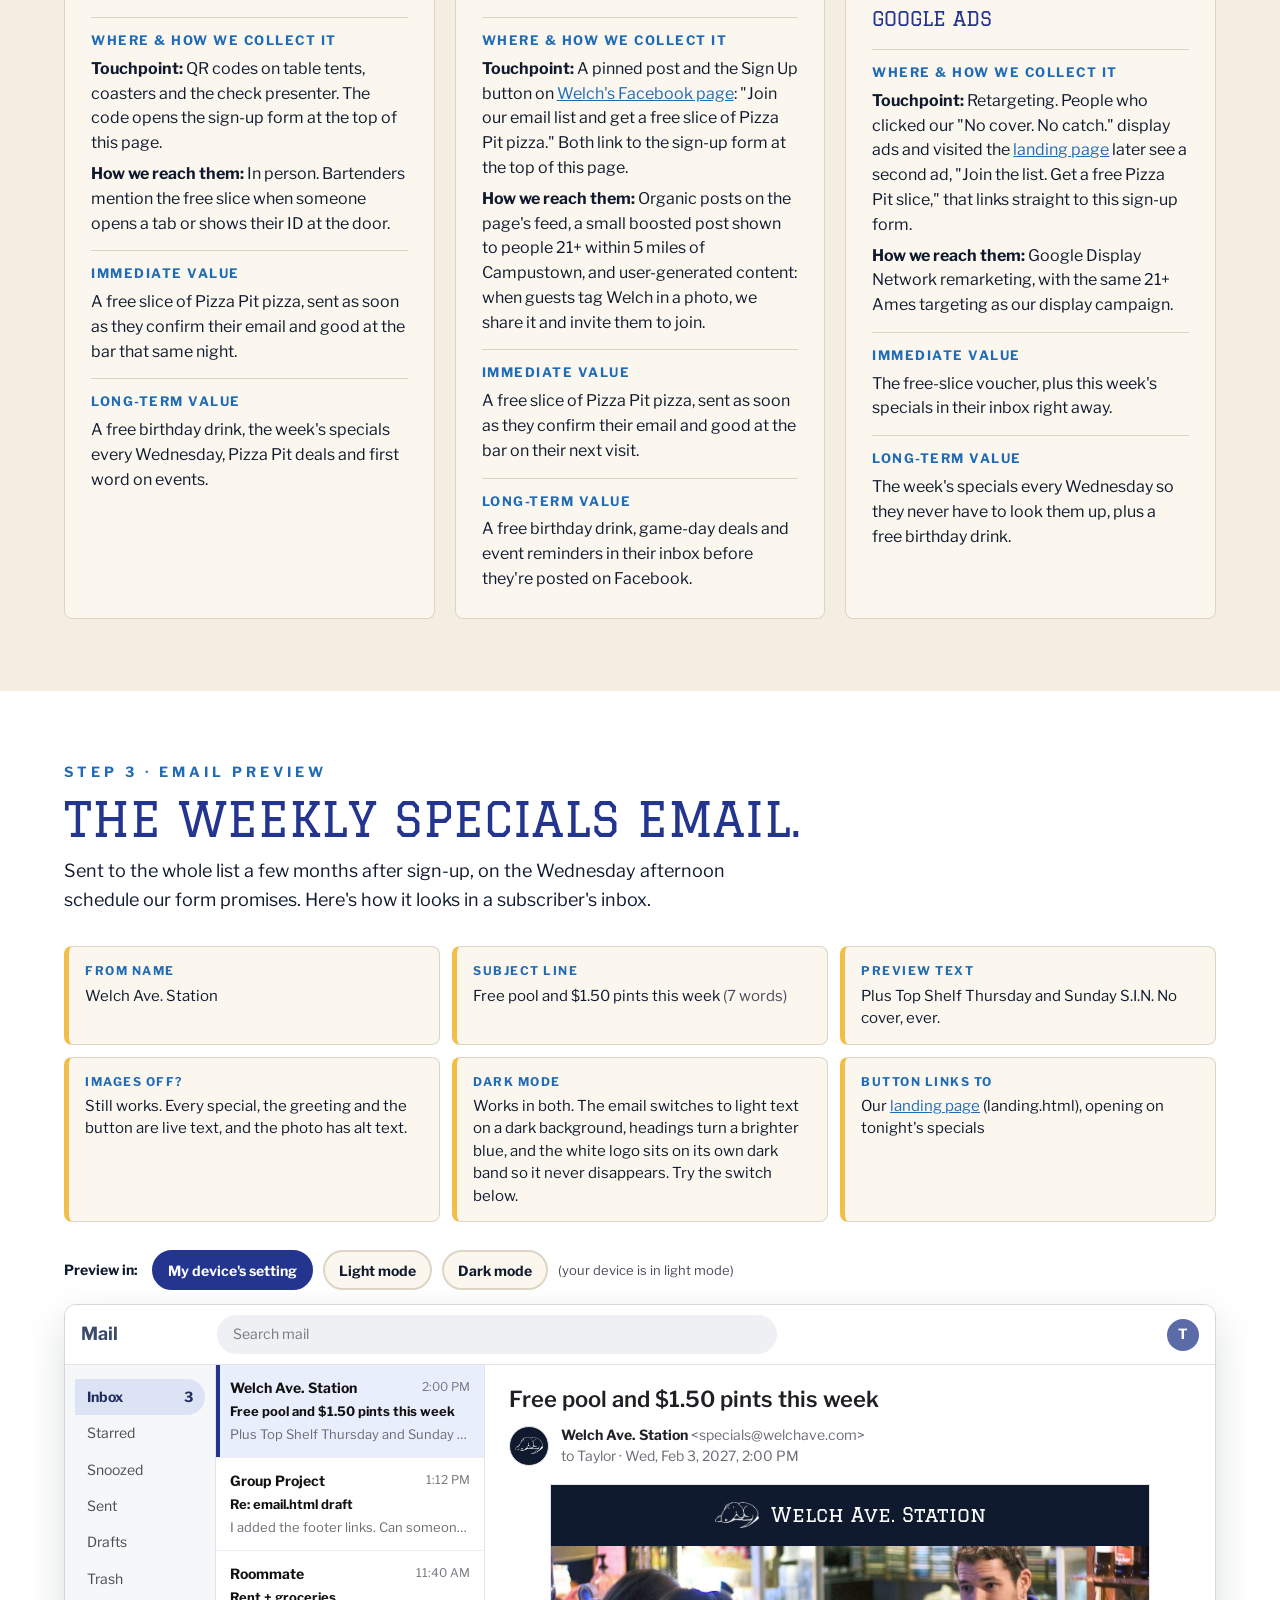
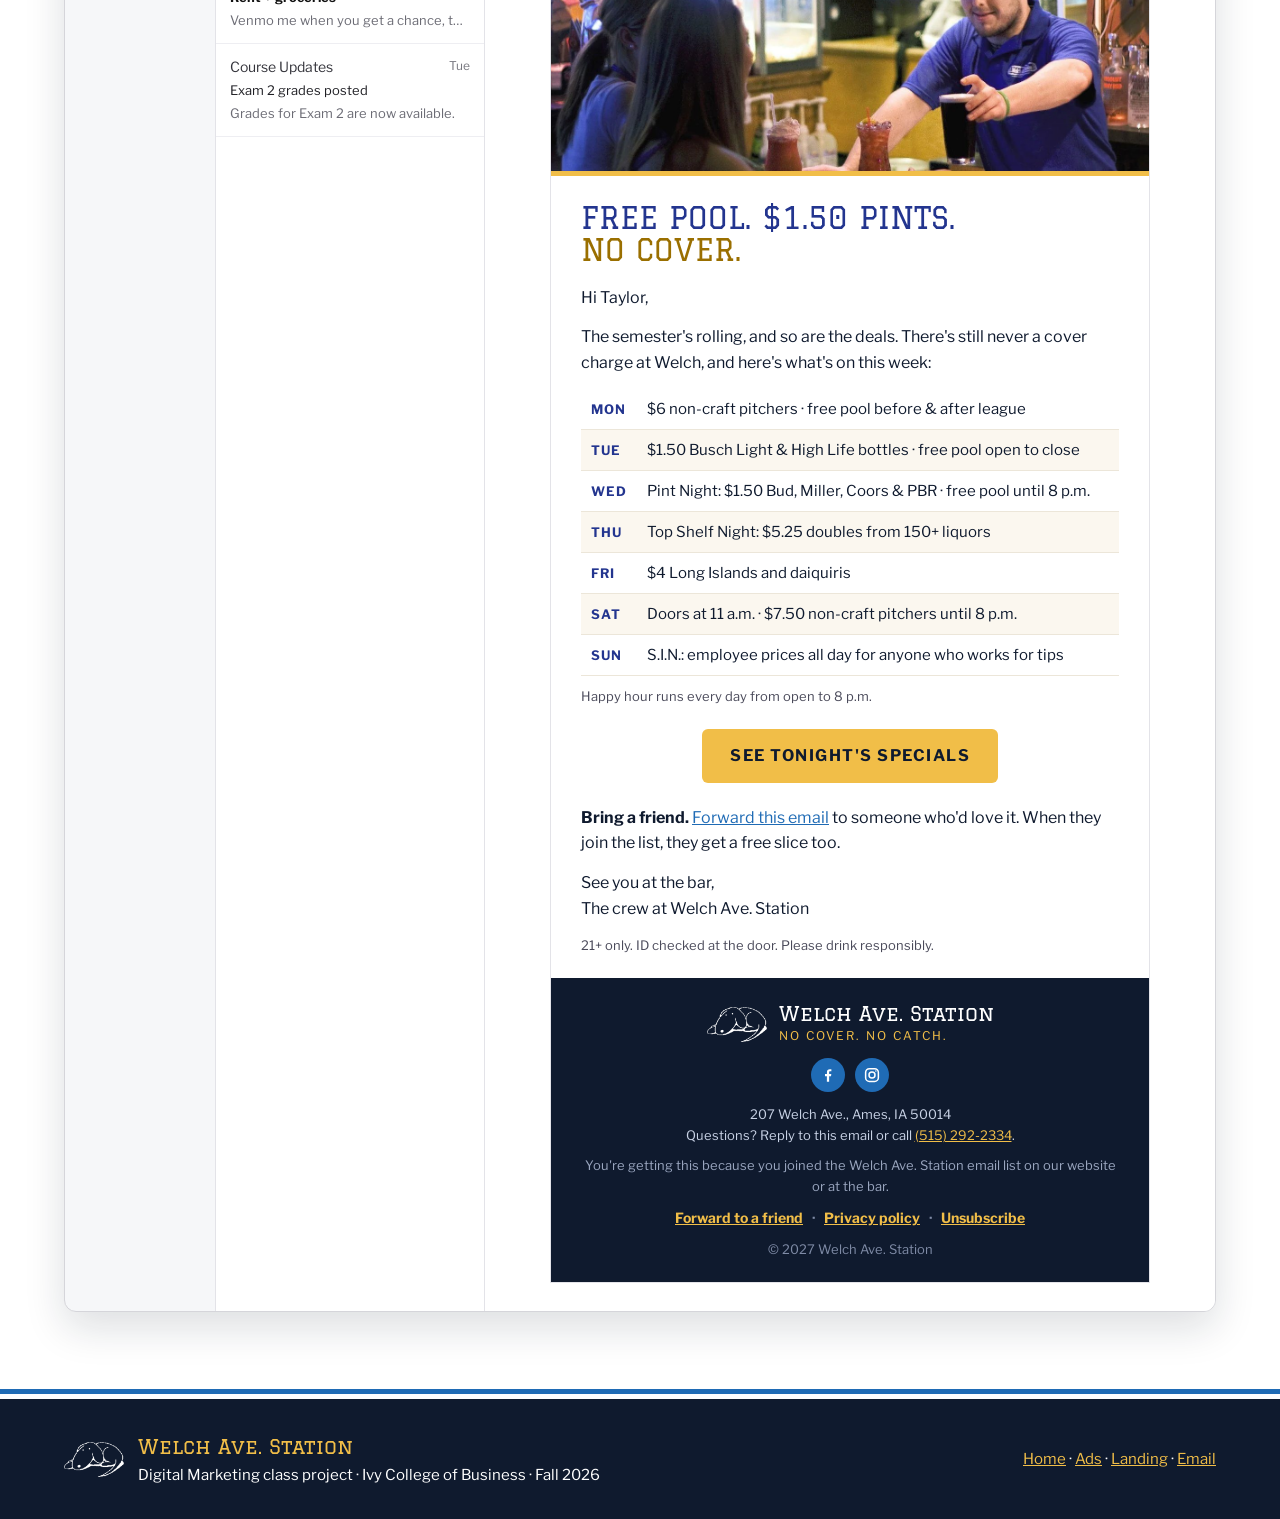
<file: email.html>
<!DOCTYPE html>
<html lang="en">
<head>
  <meta charset="UTF-8">
  <meta name="viewport" content="width=device-width, initial-scale=1.0">
  <title>Email | Welch Ave. Station Email Marketing</title>
  <meta name="description" content="Join the Welch Ave. Station email list for a free slice of Pizza Pit pizza. Plus our list-building strategy and a preview of our weekly specials email.">
  <link rel="icon" type="image/png" href="favicon.png">
  <link rel="preconnect" href="https://fonts.googleapis.com">
  <link rel="preconnect" href="https://fonts.gstatic.com" crossorigin>
  <link rel="stylesheet" href="https://fonts.googleapis.com/css2?family=Graduate&family=Libre+Franklin:wght@400;600;700&display=swap">
  <link rel="stylesheet" href="style.css">
</head>
<body>
  <a class="skip-link" href="#main">Skip to content</a>

  <header class="site-nav">
    <div class="container">
      <a class="brand" href="index.html">
        <img src="dog-white.png" alt="" width="56" height="33">
        <span>Welch Ave. Station<small>Digital Marketing Project</small></span>
      </a>
      <nav aria-label="Project">
        <ul class="nav-links">
          <li><a href="index.html">Home</a></li>
          <li><a href="ads.html">Ads</a></li>
          <li><a href="landing.html">Landing</a></li>
          <li><a href="email.html" aria-current="page">Email</a></li>
        </ul>
      </nav>
    </div>
  </header>
  <div class="stripe" aria-hidden="true"></div>

  <main id="main">

    <!-- STEP 1 · SIGN-UP FORM (above the fold) -->
    <section id="signup" class="signup-hero">
      <div class="container signup">
        <div class="signup-copy">
          <div class="eyebrow" style="color: var(--gold)">Step 1 · Website sign-up form</div>
          <div class="banner"><strong>WELCH AVE. STATION</strong><span>— A Drinking Establishment —</span></div>
          <h1 class="display h1" style="font-size: clamp(38px, 5.4vw, 64px)">Join the list.<br><span class="gold">Get a free slice.</span></h1>
          <p class="lead">Sign up and we'll email you a voucher for a free slice of Pizza Pit pizza, good at the bar on your next visit.</p>
        </div>

        <figure class="signup-pizza">
          <img src="Ames_IA_Pizza_Pit.jpg" alt="Pizza at Pizza Pit in Ames, Iowa" width="1200" height="801">
        </figure>

        <div class="signup-expect">
          <h2 class="expect-title">What you'll get</h2>
          <ul class="checks">
            <li><span><strong>One email a week,</strong> Wednesday afternoons, with that week's specials</span></li>
            <li><span><strong>Game-day deals and event alerts,</strong> never more than two emails a week</span></li>
            <li><span><strong>A free drink on your birthday.</strong> We only ask for the month and day.</span></li>
          </ul>
        </div>

        <div class="signup-card">
          <form id="signup-form" novalidate>
            <h2 class="form-title">Sign up for Welch emails</h2>
            <p class="form-key"><span class="req">Required</span> fields are marked. Everything else is optional.</p>

            <div class="field">
              <label for="su-email">Email address <span class="req">Required</span></label>
              <input id="su-email" name="email" type="email" autocomplete="email" inputmode="email" required placeholder="you@example.com" aria-describedby="su-email-err">
              <p class="field-err" id="su-email-err" hidden>Enter an email address like name@example.com.</p>
            </div>

            <div class="field">
              <label for="su-name">First name <span class="opt">Optional</span></label>
              <input id="su-name" name="first_name" type="text" autocomplete="given-name" placeholder="So we can say hi">
            </div>

            <fieldset class="field">
              <legend>Birthday <span class="opt">Optional</span> <span class="hint">for your free birthday drink</span></legend>
              <div class="bday">
                <label class="sr-only" for="su-month">Birth month</label>
                <select id="su-month" name="birth_month">
                  <option value="">Month</option>
                  <option>January</option><option>February</option><option>March</option><option>April</option>
                  <option>May</option><option>June</option><option>July</option><option>August</option>
                  <option>September</option><option>October</option><option>November</option><option>December</option>
                </select>
                <label class="sr-only" for="su-day">Birth day</label>
                <select id="su-day" name="birth_day"><option value="">Day</option></select>
              </div>
            </fieldset>

            <div class="field check-field">
              <input id="su-age" name="age_21" type="checkbox" required aria-describedby="su-age-err">
              <label for="su-age">I'm 21 or older <span class="req">Required</span></label>
              <p class="field-err" id="su-age-err" hidden>Our emails are for guests 21 and older.</p>
            </div>

            <button class="btn btn-gold signup-btn" type="submit">Send my free slice</button>

            <p class="privacy-note"><strong>No spam, ever.</strong> We never sell or share your email, and every email has a one-click unsubscribe. After you sign up, we'll send a confirmation link to make sure it's really you (double opt-in). Your free-slice voucher arrives as soon as you confirm. <a href="#privacy-policy">Privacy policy</a></p>
            <p class="demo-note-small">Class project demo: this form checks your entries but doesn't send or store anything.</p>
          </form>

          <div class="signup-done" id="signup-done" role="status" hidden>
            <div class="done-icon" aria-hidden="true">✓</div>
            <h2 class="form-title">Check your inbox</h2>
            <p>We sent a confirmation link to <strong id="done-email">your email</strong>. Click it to confirm your subscription, and your free-slice voucher will arrive right after.</p>
            <p class="small" style="color: var(--muted)">Don't see it? Check your Promotions or Spam folder.</p>
            <p class="demo-note-small">Class project demo: no email was actually sent.</p>
            <button class="btn btn-outline-dark" type="button" id="signup-again">Sign up another email</button>
          </div>
        </div>
      </div>
    </section>
    <div class="stripe" aria-hidden="true"></div>

    <!-- STEP 2 · LIST-BUILDING STRATEGY -->
    <section id="list-building" class="section bg-bone">
      <div class="container">
        <div class="section-head">
          <div class="eyebrow">Step 2 · List-building strategy</div>
          <h2 class="display h2" style="color: var(--royal)">Three groups, three ways in.</h2>
          <p class="lead">We'll grow the list where our customers already are: at the bar, on Facebook, and on the sites where our display ads run. Every sign-up gets the same immediate reward, a free slice of Pizza Pit pizza.</p>
        </div>

        <div class="groups">
          <article class="card group card-top">
            <span class="tag">Group 1 · In person</span>
            <h3>Customers in the bar</h3>
            <div class="group-row">
              <h4>Where &amp; how we collect it</h4>
              <p><strong>Touchpoint:</strong> QR codes on table tents, coasters and the check presenter. The code opens the sign-up form at the top of this page.</p>
              <p><strong>How we reach them:</strong> In person. Bartenders mention the free slice when someone opens a tab or shows their ID at the door.</p>
            </div>
            <div class="group-row">
              <h4>Immediate value</h4>
              <p>A free slice of Pizza Pit pizza, sent as soon as they confirm their email and good at the bar that same night.</p>
            </div>
            <div class="group-row">
              <h4>Long-term value</h4>
              <p>A free birthday drink, the week's specials every Wednesday, Pizza Pit deals and first word on events.</p>
            </div>
          </article>

          <article class="card group card-top">
            <span class="tag">Group 2 · Social</span>
            <h3>Facebook followers</h3>
            <div class="group-row">
              <h4>Where &amp; how we collect it</h4>
              <p><strong>Touchpoint:</strong> A pinned post and the Sign Up button on <a href="https://www.facebook.com/WelchAveStation/" target="_blank" rel="noopener">Welch's Facebook page</a>: "Join our email list and get a free slice of Pizza Pit pizza." Both link to the sign-up form at the top of this page.</p>
              <p><strong>How we reach them:</strong> Organic posts on the page's feed, a small boosted post shown to people 21+ within 5 miles of Campustown, and user-generated content: when guests tag Welch in a photo, we share it and invite them to join.</p>
            </div>
            <div class="group-row">
              <h4>Immediate value</h4>
              <p>A free slice of Pizza Pit pizza, sent as soon as they confirm their email and good at the bar on their next visit.</p>
            </div>
            <div class="group-row">
              <h4>Long-term value</h4>
              <p>A free birthday drink, game-day deals and event reminders in their inbox before they're posted on Facebook.</p>
            </div>
          </article>

          <article class="card group card-top">
            <span class="tag">Group 3 · Paid</span>
            <h3>People who click our Google ads</h3>
            <div class="group-row">
              <h4>Where &amp; how we collect it</h4>
              <p><strong>Touchpoint:</strong> Retargeting. People who clicked our "No cover. No catch." display ads and visited the <a href="landing.html">landing page</a> later see a second ad, "Join the list. Get a free Pizza Pit slice," that links straight to this sign-up form.</p>
              <p><strong>How we reach them:</strong> Google Display Network remarketing, with the same 21+ Ames targeting as our display campaign.</p>
            </div>
            <div class="group-row">
              <h4>Immediate value</h4>
              <p>The free-slice voucher, plus this week's specials in their inbox right away.</p>
            </div>
            <div class="group-row">
              <h4>Long-term value</h4>
              <p>The week's specials every Wednesday so they never have to look them up, plus a free birthday drink.</p>
            </div>
          </article>
        </div>
      </div>
    </section>

    <!-- STEP 3 · MAILBOX PREVIEW -->
    <section id="email-preview" class="section bg-white">
      <div class="container">
        <div class="section-head">
          <div class="eyebrow">Step 3 · Email preview</div>
          <h2 class="display h2" style="color: var(--royal)">The weekly specials email.</h2>
          <p class="lead">Sent to the whole list a few months after sign-up, on the Wednesday afternoon schedule our form promises. Here's how it looks in a subscriber's inbox.</p>
        </div>

        <dl class="em-facts">
          <div><dt>From name</dt><dd>Welch Ave. Station</dd></div>
          <div><dt>Subject line</dt><dd>Free pool and $1.50 pints this week <span class="muted">(7 words)</span></dd></div>
          <div><dt>Preview text</dt><dd>Plus Top Shelf Thursday and Sunday S.I.N. No cover, ever.</dd></div>
          <div><dt>Images off?</dt><dd>Still works. Every special, the greeting and the button are live text, and the photo has alt text.</dd></div>
          <div><dt>Dark mode</dt><dd>Works in both. The email switches to light text on a dark background, headings turn a brighter blue, and the white logo sits on its own dark band so it never disappears. Try the switch below.</dd></div>
          <div><dt>Button links to</dt><dd>Our <a href="landing.html?utm_source=email&amp;utm_medium=email&amp;utm_campaign=weekly_specials#specials">landing page</a> (landing.html), opening on tonight's specials</dd></div>
        </dl>

        <div class="scheme-toggle" role="group" aria-label="Preview the email in light or dark mode">
          <span class="label">Preview in:</span>
          <button type="button" data-scheme="auto" aria-pressed="true">My device's setting</button>
          <button type="button" data-scheme="light" aria-pressed="false">Light mode</button>
          <button type="button" data-scheme="dark" aria-pressed="false">Dark mode</button>
          <span class="now" id="scheme-now" aria-live="polite"></span>
        </div>

        <div class="mailbox" id="inbox">
          <div class="mb-top" aria-hidden="true">
            <span class="mb-app">Mail</span>
            <span class="mb-search">Search mail</span>
            <span class="mb-avatar">T</span>
          </div>
          <div class="mb-body">
            <ul class="mb-folders" aria-hidden="true">
              <li class="on">Inbox <b>3</b></li>
              <li>Starred</li>
              <li>Snoozed</li>
              <li>Sent</li>
              <li>Drafts</li>
              <li>Trash</li>
            </ul>

            <ul class="mb-list" aria-label="Inbox messages">
              <li class="mb-row on unread">
                <span class="mb-from">Welch Ave. Station</span><span class="mb-time">2:00 PM</span>
                <span class="mb-subj">Free pool and $1.50 pints this week</span>
                <span class="mb-pre">Plus Top Shelf Thursday and Sunday S.I.N. No cover, ever.</span>
              </li>
              <li class="mb-row unread">
                <span class="mb-from">Group Project</span><span class="mb-time">1:12 PM</span>
                <span class="mb-subj">Re: email.html draft</span>
                <span class="mb-pre">I added the footer links. Can someone check it on a phone?</span>
              </li>
              <li class="mb-row unread">
                <span class="mb-from">Roommate</span><span class="mb-time">11:40 AM</span>
                <span class="mb-subj">Rent + groceries</span>
                <span class="mb-pre">Venmo me when you get a chance, thanks!</span>
              </li>
              <li class="mb-row">
                <span class="mb-from">Course Updates</span><span class="mb-time">Tue</span>
                <span class="mb-subj">Exam 2 grades posted</span>
                <span class="mb-pre">Grades for Exam 2 are now available.</span>
              </li>
            </ul>

            <article class="mb-read" aria-label="Open email: Free pool and $1.50 pints this week">
              <header class="mb-head">
                <h3 class="mb-subject">Free pool and $1.50 pints this week</h3>
                <div class="mb-meta">
                  <span class="mb-sender-icon" aria-hidden="true"><img src="dog-white.png" alt="" width="28" height="16"></span>
                  <div>
                    <div><strong>Welch Ave. Station</strong> <span class="muted">&lt;specials@welchave.com&gt;</span></div>
                    <div class="muted">to Taylor · Wed, Feb 3, 2027, 2:00 PM</div>
                  </div>
                </div>
              </header>

              <!-- The email itself: 600px wide, every word is live text -->
              <div class="em">
                <div class="em-brandbar">
                  <img src="dog-white.png" alt="" width="44" height="26">
                  <span>Welch Ave. Station</span>
                </div>
                <img class="em-hero" src="bartender.jpg" alt="A Welch Ave. Station bartender handing a drink across the bar" width="1325" height="1020">

                <div class="em-body">
                  <h4 class="em-headline">Free pool. $1.50 pints.<br><span>No cover.</span></h4>
                  <p>Hi Taylor,</p>
                  <p>The semester's rolling, and so are the deals. There's still never a cover charge at Welch, and here's what's on this week:</p>

                  <table class="em-week" role="presentation">
                    <tr><th>Mon</th><td>$6 non-craft pitchers · free pool before &amp; after league</td></tr>
                    <tr><th>Tue</th><td>$1.50 Busch Light &amp; High Life bottles · free pool open to close</td></tr>
                    <tr><th>Wed</th><td>Pint Night: $1.50 Bud, Miller, Coors &amp; PBR · free pool until 8 p.m.</td></tr>
                    <tr><th>Thu</th><td>Top Shelf Night: $5.25 doubles from 150+ liquors</td></tr>
                    <tr><th>Fri</th><td>$4 Long Islands and daiquiris</td></tr>
                    <tr><th>Sat</th><td>Doors at 11 a.m. · $7.50 non-craft pitchers until 8 p.m.</td></tr>
                    <tr><th>Sun</th><td>S.I.N.: employee prices all day for anyone who works for tips</td></tr>
                  </table>
                  <p class="em-small">Happy hour runs every day from open to 8 p.m.</p>

                  <p class="em-cta"><a class="em-btn" href="landing.html?utm_source=email&amp;utm_medium=email&amp;utm_campaign=weekly_specials#specials">See tonight's specials</a></p>

                  <p><strong>Bring a friend.</strong> <a href="mailto:?subject=Free%20slice%20at%20Welch%20Ave.%20Station&amp;body=Join%20the%20Welch%20Ave.%20Station%20email%20list%20and%20get%20a%20free%20slice%20of%20Pizza%20Pit%20pizza%3A%20https%3A%2F%2Fjohnpezley.github.io%2Fwelchave%2Femail.html">Forward this email</a> to someone who'd love it. When they join the list, they get a free slice too.</p>
                  <p>See you at the bar,<br>The crew at Welch Ave. Station</p>
                  <p class="em-small">21+ only. ID checked at the door. Please drink responsibly.</p>
                </div>

                <!-- Branded footer -->
                <footer class="em-footer">
                  <div class="em-foot-brand">
                    <img src="dog-white.png" alt="Welch Ave. Station logo" width="60" height="35">
                    <div>
                      <strong>Welch Ave. Station</strong>
                      <span>No cover. No catch.</span>
                    </div>
                  </div>
                  <div class="em-social">
                    <a href="https://www.facebook.com/WelchAveStation/" target="_blank" rel="noopener" aria-label="Welch Ave. Station on Facebook"><svg viewBox="0 0 24 24" width="18" height="18" aria-hidden="true"><path fill="currentColor" d="M13.5 21v-7.5H16l.4-3h-2.9V8.6c0-.9.3-1.5 1.5-1.5h1.5V4.4c-.3 0-1.2-.1-2.2-.1-2.2 0-3.7 1.3-3.7 3.8v2.4H8v3h2.5V21h3z"/></svg></a>
                    <a href="https://www.instagram.com/welchavestation/" target="_blank" rel="noopener" aria-label="Welch Ave. Station on Instagram"><svg viewBox="0 0 24 24" width="18" height="18" aria-hidden="true" fill="none" stroke="currentColor" stroke-width="2"><rect x="3.5" y="3.5" width="17" height="17" rx="5"/><circle cx="12" cy="12" r="4"/><circle cx="17.2" cy="6.8" r="1" fill="currentColor" stroke="none"/></svg></a>
                  </div>
                  <p>207 Welch Ave., Ames, IA 50014<br>Questions? Reply to this email or call <a href="tel:+15152922334">(515) 292-2334</a>.</p>
                  <p class="em-why">You're getting this because you joined the Welch Ave. Station email list on our website or at the bar.</p>
                  <p class="em-links">
                    <a href="mailto:?subject=Free%20slice%20at%20Welch%20Ave.%20Station&amp;body=Join%20the%20Welch%20Ave.%20Station%20email%20list%20and%20get%20a%20free%20slice%20of%20Pizza%20Pit%20pizza%3A%20https%3A%2F%2Fjohnpezley.github.io%2Fwelchave%2Femail.html">Forward to a friend</a>
                    <span aria-hidden="true">·</span>
                    <a href="#privacy-policy">Privacy policy</a>
                    <span aria-hidden="true">·</span>
                    <a href="#unsubscribe">Unsubscribe</a>
                  </p>
                  <p class="em-copy">© 2027 Welch Ave. Station</p>
                </footer>
              </div>
            </article>
          </div>
        </div>
      </div>
    </section>
  </main>

  <!-- Pop-ups opened by the privacy policy and unsubscribe links (no JavaScript needed) -->
  <div class="overlay" id="privacy-policy" role="dialog" aria-labelledby="pp-title">
    <div class="overlay-box">
      <h2 id="pp-title" class="form-title">Privacy policy</h2>
      <p>Welch Ave. Station collects your email address and, if you choose, your first name and birthday (month and day only). We use them only to send the emails you signed up for and your birthday offer.</p>
      <p>We never sell, rent or share your information. Every email includes a one-click unsubscribe link, and you can ask us to delete your information anytime by calling <a href="tel:+15152922334">(515) 292-2334</a> or replying to any email.</p>
      <p class="demo-note-small">Sample policy for a class project.</p>
      <a class="btn btn-gold" href="#inbox">Close</a>
    </div>
  </div>

  <div class="overlay" id="unsubscribe" role="dialog" aria-labelledby="un-title">
    <div class="overlay-box">
      <h2 id="un-title" class="form-title">You're unsubscribed</h2>
      <p>You won't get any more emails from Welch Ave. Station. It took one click, with no login required.</p>
      <fieldset class="exit-survey">
        <legend>Mind telling us why? (Optional)</legend>
        <label><input type="radio" name="why"> Too many emails</label>
        <label><input type="radio" name="why"> The deals aren't for me</label>
        <label><input type="radio" name="why"> I moved away from Ames</label>
        <label><input type="radio" name="why"> I never signed up</label>
      </fieldset>
      <p>Changed your mind? <a href="#signup">Sign up again</a> anytime.</p>
      <p class="demo-note-small">Class project demo: this shows what a subscriber sees after clicking Unsubscribe.</p>
      <a class="btn btn-gold" href="#inbox">Close</a>
    </div>
  </div>

  <div class="stripe" aria-hidden="true"></div>
  <footer class="site-footer">
    <div class="container">
      <div class="brand-line">
        <img src="dog-white.png" alt="" width="60" height="35">
        <div><strong>Welch Ave. Station</strong><br>Digital Marketing class project · Ivy College of Business · Fall 2026</div>
      </div>
      <div><a href="index.html">Home</a> · <a href="ads.html">Ads</a> · <a href="landing.html">Landing</a> · <a href="email.html">Email</a></div>
    </div>
  </footer>

  <script>
    /* Sign-up form: checks the entries, then shows the double opt-in message. Nothing is sent or stored. */
    (function () {
      "use strict";
      var form = document.getElementById("signup-form");
      var done = document.getElementById("signup-done");
      var email = document.getElementById("su-email");
      var age = document.getElementById("su-age");
      var day = document.getElementById("su-day");

      for (var d = 1; d <= 31; d++) {
        var opt = document.createElement("option");
        opt.textContent = d;
        day.appendChild(opt);
      }

      function check(input, errId) {
        var ok = input.checkValidity();
        document.getElementById(errId).hidden = ok;
        input.setAttribute("aria-invalid", ok ? "false" : "true");
        return ok;
      }

      email.addEventListener("blur", function () { if (email.value) check(email, "su-email-err"); });
      age.addEventListener("change", function () { check(age, "su-age-err"); });

      form.addEventListener("submit", function (e) {
        e.preventDefault();
        var okEmail = check(email, "su-email-err");
        var okAge = check(age, "su-age-err");
        if (!okEmail) { email.focus(); return; }
        if (!okAge) { age.focus(); return; }
        document.getElementById("done-email").textContent = email.value;
        form.hidden = true;
        done.hidden = false;
        done.querySelector("h2").setAttribute("tabindex", "-1");
        done.querySelector("h2").focus();
      });

      // Light / Dark preview switch for the mailbox
      var mailbox = document.getElementById("inbox");
      var schemeNow = document.getElementById("scheme-now");
      var darkQuery = window.matchMedia ? window.matchMedia("(prefers-color-scheme: dark)") : null;
      var schemeButtons = document.querySelectorAll(".scheme-toggle button");
      function setScheme(choice) {
        if (choice === "auto") mailbox.removeAttribute("data-scheme");
        else mailbox.setAttribute("data-scheme", choice);
        Array.prototype.forEach.call(schemeButtons, function (b) {
          b.setAttribute("aria-pressed", b.getAttribute("data-scheme") === choice ? "true" : "false");
        });
        var deviceDark = darkQuery && darkQuery.matches;
        schemeNow.textContent = choice === "auto" ? "(your device is in " + (deviceDark ? "dark" : "light") + " mode)" : "";
      }
      Array.prototype.forEach.call(schemeButtons, function (b) {
        b.addEventListener("click", function () { setScheme(b.getAttribute("data-scheme")); });
      });
      if (darkQuery && darkQuery.addEventListener) {
        darkQuery.addEventListener("change", function () {
          if (!mailbox.hasAttribute("data-scheme")) setScheme("auto");
        });
      }
      setScheme("auto");

      document.getElementById("signup-again").addEventListener("click", function () {
        form.reset();
        done.hidden = true;
        form.hidden = false;
        email.focus();
      });

    })();
  </script>
</body>
</html>
</file>
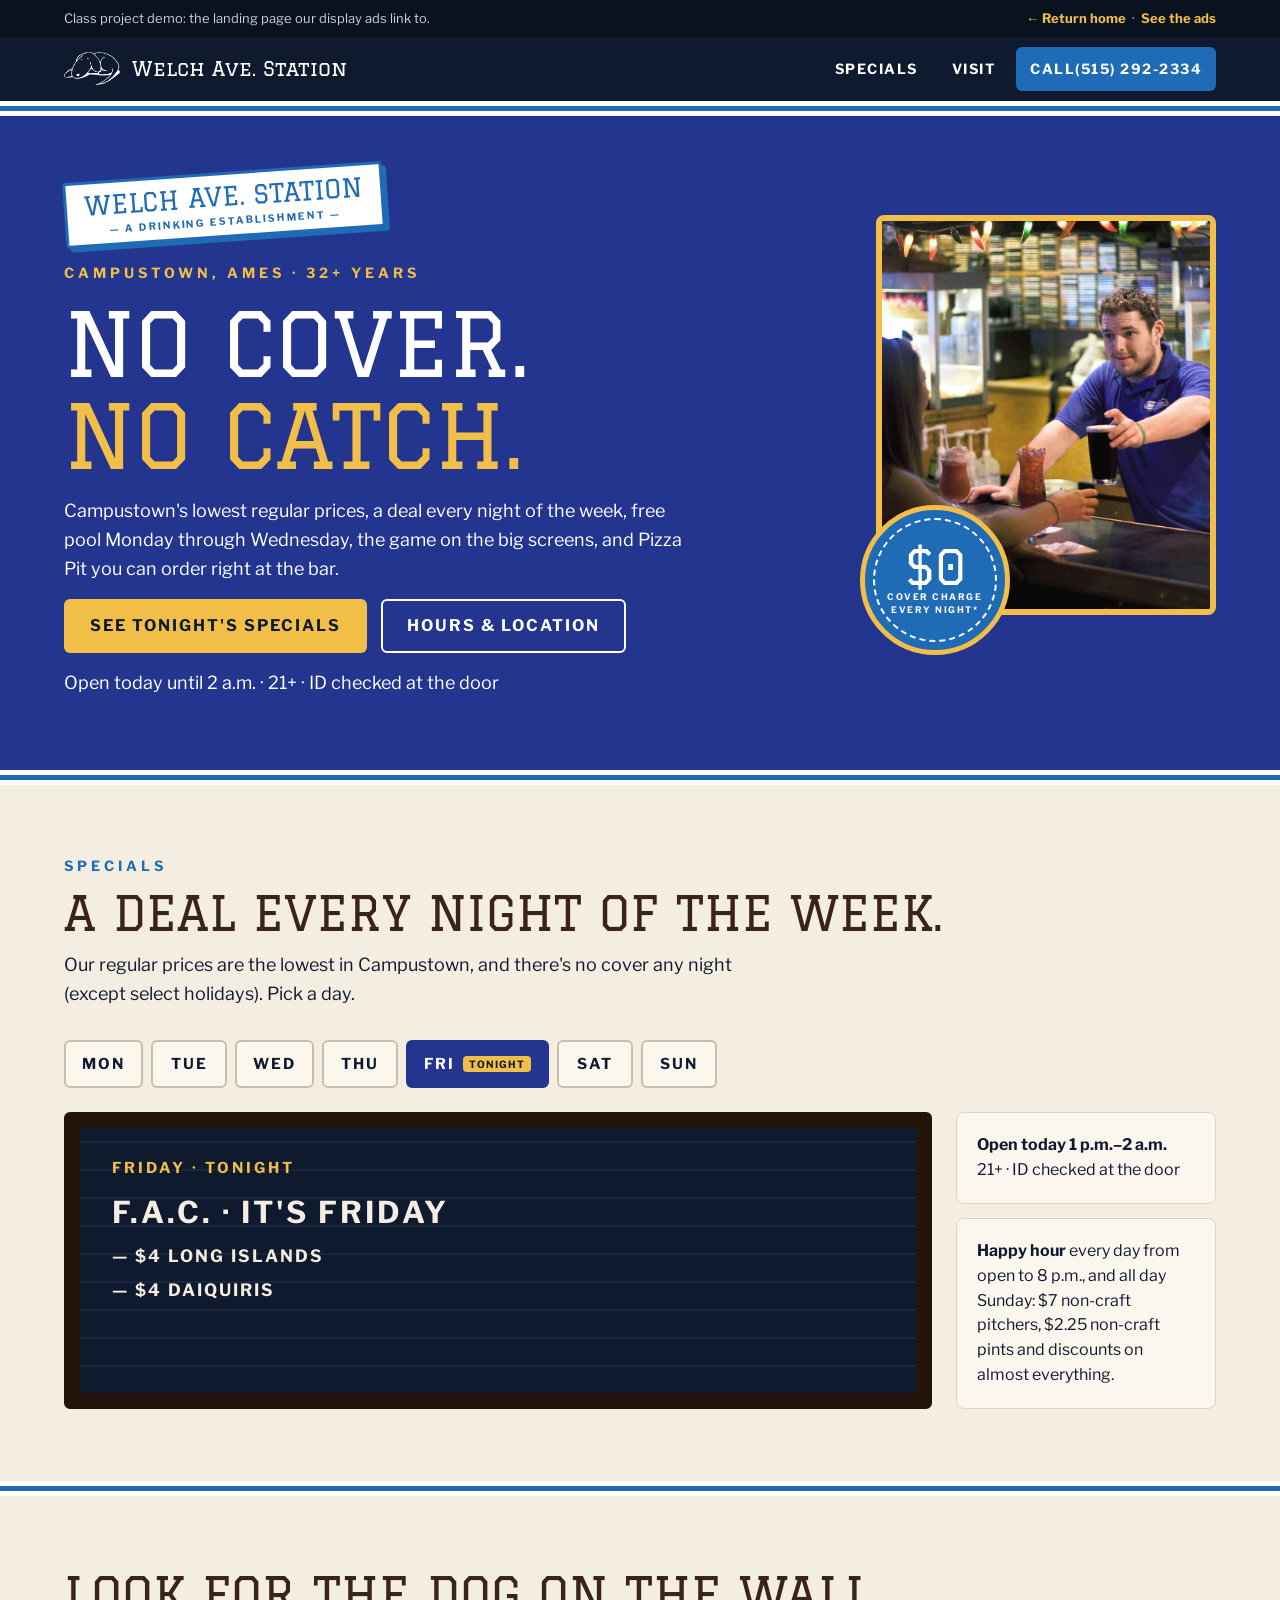
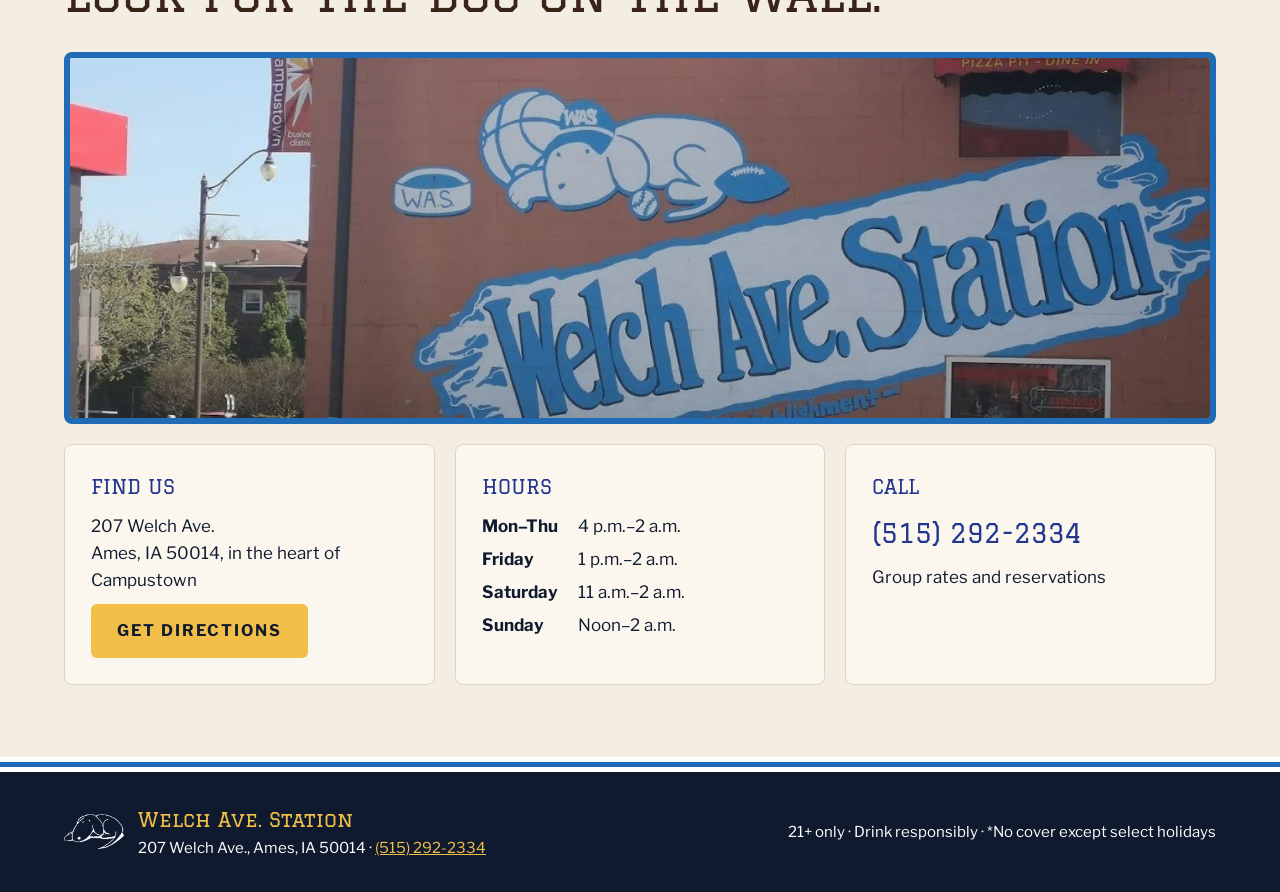
<file: landing.html>
<!DOCTYPE html>
<html lang="en">
<head>
  <meta charset="UTF-8">
  <meta name="viewport" content="width=device-width, initial-scale=1.0">
  <title>Welch Ave. Station | No Cover Campustown Bar in Ames, IA</title>
  <meta name="description" content="No cover charge and Campustown's lowest regular prices. A deal every night, free pool Mon–Wed and big-screen sports at 207 Welch Ave., Ames, IA.">
  <meta property="og:title" content="Welch Ave. Station: No cover. No catch.">
  <meta property="og:description" content="Campustown's lowest regular prices, a deal every night and free pool Monday through Wednesday. 207 Welch Ave., Ames.">
  <meta property="og:image" content="https://johnpezley.github.io/welchave/welch-ad-1200x628.png">
  <link rel="icon" type="image/png" href="favicon.png">
  <link rel="preconnect" href="https://fonts.googleapis.com">
  <link rel="preconnect" href="https://fonts.gstatic.com" crossorigin>
  <link rel="stylesheet" href="https://fonts.googleapis.com/css2?family=Graduate&family=Libre+Franklin:wght@400;600;700&display=swap">
  <link rel="stylesheet" href="style.css">
</head>
<body>
  <a class="skip-link" href="#main">Skip to content</a>

  <!-- Thin class-project bar so graders can get back to the project pages -->
  <div class="demo-bar">
    <div class="container">
      <span class="demo-note">Class project demo: the landing page our display ads link to.</span>
      <span><a href="index.html">← Return home</a> &nbsp;·&nbsp; <a href="ads.html">See the ads</a></span>
    </div>
  </div>

  <header class="bar-nav">
    <div class="container">
      <a class="brand" href="#top" aria-label="Welch Ave. Station, back to top">
        <img src="dog-white.png" alt="" width="56" height="33">
        <span>Welch Ave. Station</span>
      </a>
      <nav aria-label="Bar">
        <ul class="nav-links">
          <li><a href="#specials">Specials</a></li>
          <li><a href="#visit">Visit</a></li>
          <li><a class="call" href="tel:+15152922334" data-track="call">Call<span class="call-num"> (515) 292-2334</span></a></li>
        </ul>
      </nav>
    </div>
  </header>
  <div class="stripe" aria-hidden="true"></div>

  <main id="main">

    <!-- HERO: same headline, photo and button as the display ads -->
    <section id="top" class="hero">
      <div class="container">
        <div class="copy">
          <div class="banner"><strong>WELCH AVE. STATION</strong><span>— A Drinking Establishment —</span></div>
          <div class="eyebrow" style="color: var(--gold)">Campustown, Ames · 32+ years</div>
          <h1 class="display h1">No cover.<br><span class="gold">No catch.</span></h1>
          <p>Campustown's lowest regular prices, a deal every night of the week, free pool Monday through Wednesday, the game on the big screens, and Pizza Pit you can order right at the bar.</p>
          <div class="btn-row">
            <a class="btn btn-gold" href="#specials" data-track="hero_specials">See tonight's specials</a>
            <a class="btn btn-outline" href="#visit">Hours &amp; location</a>
          </div>
          <p class="fine">Open today until 2 a.m. · 21+ · ID checked at the door</p>
        </div>
        <div class="photo">
          <img src="bartender.jpg" alt="A Welch Ave. Station bartender in a blue polo handing a customer a drink" width="1325" height="1020">
          <div class="patch" role="img" aria-label="Zero dollar cover charge every night, except select holidays">
            <div><b>$0</b><small>Cover charge<br>every night*</small></div>
          </div>
        </div>
      </div>
    </section>
    <div class="stripe" aria-hidden="true"></div>

    <!-- SPECIALS: day picker -->
    <section id="specials" class="section bg-bone">
      <div class="container">
        <div class="section-head">
          <div class="eyebrow">Specials</div>
          <h2 class="display h2" style="color: var(--wood)">A deal every night of the week.</h2>
          <p class="lead">Our regular prices are the lowest in Campustown, and there's no cover any night (except select holidays). Pick a day.</p>
        </div>

        <div class="tabs" role="tablist" aria-label="Day of the week" id="day-tabs"></div>

        <div class="specials-row">
          <div class="letterboard" role="tabpanel" id="day-panel" aria-live="polite">
            <!-- Filled in by script.js. Fallback for no JavaScript: -->
            <noscript>
              <div class="day">This week</div>
              <ul>
                <li>Mon: $6 non-craft pitchers, free pool before &amp; after league</li>
                <li>Tue: $1.50 Busch Light &amp; High Life bottles, free pool all day</li>
                <li>Wed: $1.50 domestic pints, free pool until 8 p.m.</li>
                <li>Thu: $5.25 top-shelf doubles</li>
                <li>Fri: $4 Long Islands &amp; daiquiris</li>
                <li>Sat: $7.50 non-craft pitchers until 8 p.m.</li>
                <li>Sun: S.I.N., employee prices for service workers</li>
              </ul>
            </noscript>
          </div>
          <div class="specials-side">
            <div class="note"><strong>Open <span id="day-hours">tonight until 2 a.m.</span></strong><br>21+ · ID checked at the door</div>
            <div class="note"><strong>Happy hour</strong> every day from open to 8 p.m., and all day Sunday: $7 non-craft pitchers, $2.25 non-craft pints and discounts on almost everything.</div>
          </div>
        </div>
      </div>
    </section>

    <div class="stripe" aria-hidden="true"></div>

    <!-- VISIT -->
    <section id="visit" class="section bg-bone">
      <div class="container">
        <div class="section-head">
          <h2 class="display h2" style="color: var(--wood)">Look for the dog on the wall.</h2>
        </div>
        <div class="find-photo">
          <img src="mural.jpg" alt="The Welch Ave. Station dog mural painted on the side of the building at 207 Welch Ave." width="1360" height="1020" loading="lazy">
        </div>
        <div class="grid">
          <div class="card">
            <h3>Find us</h3>
            <p>207 Welch Ave.<br>Ames, IA 50014, in the heart of Campustown</p>
            <div><a class="btn btn-gold" href="https://maps.google.com/?q=207+Welch+Ave+Ames+IA+50014" target="_blank" rel="noopener" data-track="directions">Get directions</a></div>
          </div>
          <div class="card">
            <h3>Hours</h3>
            <dl class="hours">
              <dt>Mon–Thu</dt><dd>4 p.m.–2 a.m.</dd>
              <dt>Friday</dt><dd>1 p.m.–2 a.m.</dd>
              <dt>Saturday</dt><dd>11 a.m.–2 a.m.</dd>
              <dt>Sunday</dt><dd>Noon–2 a.m.</dd>
            </dl>
          </div>
          <div class="card">
            <h3>Call</h3>
            <a class="phone" href="tel:+15152922334" data-track="call">(515) 292-2334</a>
            <p>Group rates and reservations</p>
          </div>
        </div>
      </div>
    </section>
  </main>

  <div class="stripe" aria-hidden="true"></div>
  <footer class="site-footer">
    <div class="container">
      <div class="brand-line">
        <img src="dog-white.png" alt="" width="60" height="35">
        <div><strong>Welch Ave. Station</strong><br>207 Welch Ave., Ames, IA 50014 · <a href="tel:+15152922334">(515) 292-2334</a></div>
      </div>
      <div>21+ only · Drink responsibly · *No cover except select holidays</div>
    </div>
  </footer>

  <script src="script.js"></script>
</body>
</html>
</file>
<file: style.css>
/* ==========================================================
   Welch Ave. Station · Display Ad Campaign site
   One stylesheet for index.html, ads.html and landing.html
   Design system: "Welch Blue Tavern" (Option 4)
   ========================================================== */

:root {
  /* Colors pulled from the building, the mural and the staff polos */
  --royal: #23358F;      /* Polo Royal: main brand color */
  --mural: #1F6BB5;      /* Mural Blue: painted banner, links, stripes */
  --gold: #F1BE48;       /* Game-Day Gold: buttons, prices, highlights */
  --night: #0F1A2E;      /* Night: body text, footer, letterboard */
  --wood: #3A2417;       /* Wood Panel */
  --wood-2: #2A190E;
  --wood-3: #432A1B;
  --cedar: #8A5233;      /* Cedar Sign */
  --bone: #F4EEE2;       /* Bone: light section background */
  --paper: #FBF7EF;      /* Card background on bone */
  --line: #DDD5C4;       /* Card borders */
  --white: #FFFFFF;
  --muted: #4A4A5A;      /* Secondary text on light backgrounds (7.9:1 on bone) */

  --font-display: "Graduate", Georgia, serif;
  --font-body: "Libre Franklin", "Helvetica Neue", Arial, sans-serif;

  --radius: 8px;
  --max: 1200px;
}

/* ---------- Base ---------- */
*, *::before, *::after { box-sizing: border-box; }

html { scroll-behavior: smooth; }

body {
  margin: 0;
  font-family: var(--font-body);
  font-size: 17px;
  line-height: 1.6;
  color: var(--night);
  background: var(--bone);
  -webkit-font-smoothing: antialiased;
}

img { max-width: 100%; height: auto; display: block; }

a { color: var(--mural); }
a:hover { color: var(--night); }

:focus-visible { outline: 3px solid var(--gold); outline-offset: 3px; }

h1, h2, h3 { margin: 0; font-weight: 400; }

.container {
  width: 100%;
  max-width: var(--max);
  margin: 0 auto;
  padding: 0 24px;
}

.sr-only {
  position: absolute; width: 1px; height: 1px; padding: 0; margin: -1px;
  overflow: hidden; clip: rect(0 0 0 0); white-space: nowrap; border: 0;
}

.skip-link {
  position: absolute; left: 12px; top: -60px; z-index: 100;
  background: var(--gold); color: var(--night); padding: 10px 16px;
  font-weight: 700; border-radius: 6px; text-decoration: none;
}
.skip-link:focus { top: 12px; }

/* ---------- Type helpers ---------- */
.display {
  font-family: var(--font-display);
  text-transform: uppercase;
  line-height: 1.04;
}
.display .gold { color: var(--gold); }

.h1 { font-size: clamp(40px, 7vw, 88px); }
.h2 { font-size: clamp(28px, 4.2vw, 48px); line-height: 1.08; }
.h3 { font-size: clamp(19px, 2vw, 22px); }

.eyebrow {
  font-weight: 700;
  font-size: 14px;
  letter-spacing: 4px;
  text-transform: uppercase;
  line-height: 1.3;
  color: var(--mural);
}
.on-dark .eyebrow { color: var(--gold); }

.lead { font-size: 18px; line-height: 1.6; max-width: 720px; margin: 0; }

.small { font-size: 13px; color: var(--muted); }

/* ---------- Buttons ---------- */
.btn {
  display: inline-flex;
  align-items: center;
  justify-content: center;
  gap: 10px;
  min-height: 52px;
  padding: 12px 24px;
  border-radius: 6px;
  border: 2px solid transparent;
  font-family: var(--font-body);
  font-weight: 700;
  font-size: 16px;
  letter-spacing: 2px;
  text-transform: uppercase;
  text-decoration: none;
  cursor: pointer;
  transition: transform .15s ease, background-color .15s ease;
}
.btn:hover { transform: translateY(-1px); }

.btn-gold { background: var(--gold); color: var(--night); }
.btn-gold:hover { background: #F5CB66; color: var(--night); }

.btn-outline { background: transparent; color: var(--white); border-color: var(--white); }
.btn-outline:hover { background: rgba(255,255,255,.1); color: var(--white); }

.btn-night { background: var(--night); color: var(--gold); }
.btn-night:hover { background: #1B2A45; color: var(--gold); }

.btn-blue { background: var(--mural); color: var(--white); }
.btn-blue:hover { background: #1A5C9C; color: var(--white); }

.btn-row { display: flex; flex-wrap: wrap; gap: 14px; }

/* ---------- Signature pieces ---------- */
/* The white painted banner from the mural on the side of the building */
.banner {
  display: inline-flex;
  flex-direction: column;
  align-items: center;
  align-self: flex-start;
  transform: rotate(-4deg);
  background: var(--white);
  border: 3px solid var(--mural);
  border-radius: 4px;
  box-shadow: 4px 4px 0 var(--mural);
  padding: 8px 18px 6px;
  margin-bottom: 10px;
  color: var(--mural);
}
.banner strong {
  font-family: var(--font-display);
  font-weight: 400;
  font-size: clamp(18px, 2.4vw, 26px);
  line-height: 1;
}
.banner span {
  font-weight: 700;
  font-size: 10px;
  letter-spacing: 2px;
  text-transform: uppercase;
  margin-top: 4px;
}

/* Blue-white jersey stripe used between sections */
.stripe {
  height: 15px;
  background: linear-gradient(var(--white) 0 5px, var(--mural) 5px 10px, var(--white) 10px);
}

.wood {
  background: repeating-linear-gradient(90deg,
    var(--wood) 0 70px, var(--wood-2) 70px 73px,
    var(--wood-3) 73px 143px, var(--wood-2) 143px 146px);
  color: var(--bone);
}

/* $0 cover "chenille patch" */
.patch {
  width: 150px; height: 150px;
  border-radius: 50%;
  background: var(--mural);
  border: 5px solid var(--gold);
  display: flex; align-items: center; justify-content: center;
  color: var(--white);
}
.patch > div {
  width: 124px; height: 124px;
  border-radius: 50%;
  border: 2px dashed var(--white);
  display: flex; flex-direction: column; align-items: center; justify-content: center;
  text-align: center;
}
.patch b { font-family: var(--font-display); font-weight: 400; font-size: 48px; line-height: 1; }
.patch small { font-weight: 700; font-size: 9px; line-height: 1.4; letter-spacing: 1.5px; text-transform: uppercase; }

/* ---------- Project navigation (Home / Landing / Ads) ---------- */
.site-nav {
  position: sticky; top: 0; z-index: 50;
  background: var(--night);
  color: var(--white);
  border-bottom: 1px solid #1E2C47;
}
.site-nav .container {
  display: flex; flex-wrap: wrap; align-items: center; justify-content: space-between;
  gap: 8px 20px; padding-top: 10px; padding-bottom: 10px;
}
.brand {
  display: flex; align-items: center; gap: 12px;
  color: var(--white); text-decoration: none;
}
.brand img { width: 56px; height: auto; }
.brand span { font-family: var(--font-display); font-size: 20px; line-height: 1.1; }
.brand small {
  display: block; font-family: var(--font-body); font-size: 11px; letter-spacing: 2px;
  text-transform: uppercase; color: var(--gold);
}
.brand:hover { color: var(--white); }

.nav-links { list-style: none; display: flex; flex-wrap: wrap; gap: 4px 6px; margin: 0; padding: 0; }
.nav-links a {
  display: inline-flex; align-items: center; min-height: 44px; padding: 0 14px;
  color: var(--white); text-decoration: none; border-radius: 6px;
  font-weight: 700; font-size: 14px; letter-spacing: 2px; text-transform: uppercase;
}
.nav-links a:hover { background: rgba(255,255,255,.08); color: var(--white); }
.nav-links a[aria-current="page"] { background: var(--royal); box-shadow: inset 0 -3px 0 var(--gold); }

/* ---------- Generic sections ---------- */
.section { padding: 72px 0; }
.section-head { display: flex; flex-direction: column; gap: 12px; margin-bottom: 32px; }
.bg-royal { background: var(--royal); color: var(--white); }
.bg-night { background: var(--night); color: var(--white); }
.bg-white { background: var(--white); }
.bg-gold { background: var(--gold); color: var(--night); }
.bg-bone { background: var(--bone); }

.grid { display: grid; gap: 20px; grid-template-columns: repeat(auto-fit, minmax(260px, 1fr)); }
.grid-2 { display: grid; gap: 24px; grid-template-columns: repeat(auto-fit, minmax(320px, 1fr)); }

.card {
  background: var(--paper);
  border: 1px solid var(--line);
  border-radius: var(--radius);
  padding: 26px;
  display: flex; flex-direction: column; gap: 10px;
}
.card h3 { font-family: var(--font-display); text-transform: uppercase; font-size: 20px; color: var(--royal); }
.card p { margin: 0; }
.card .who { font-size: 13px; font-weight: 700; letter-spacing: 2px; text-transform: uppercase; color: var(--muted); }
.card-top { border-top: 6px solid var(--gold); }

.on-dark .card { background: var(--bone); color: var(--night); }

/* Big numbers */
.stats { display: grid; gap: 16px; grid-template-columns: repeat(auto-fit, minmax(165px, 1fr)); }
.stat {
  background: var(--white); border: 1px solid var(--line); border-radius: var(--radius);
  padding: 20px; display: flex; flex-direction: column; gap: 4px;
}
.stat b { font-family: var(--font-display); font-weight: 400; font-size: clamp(24px, 2.4vw, 32px); line-height: 1; color: var(--royal); }
.stat span { font-size: 14px; line-height: 1.45; color: var(--muted); }

/* Check list */
.checks { list-style: none; margin: 0; padding: 0; display: grid; gap: 12px; }
.checks li { display: flex; gap: 12px; align-items: flex-start; }
.checks li::before {
  content: ""; flex-shrink: 0; width: 22px; height: 22px; margin-top: 2px; border-radius: 50%;
  background: var(--gold) url("data:image/svg+xml,%3Csvg xmlns='http://www.w3.org/2000/svg' viewBox='0 0 24 24' fill='none' stroke='%230F1A2E' stroke-width='3' stroke-linecap='round' stroke-linejoin='round'%3E%3Cpath d='M5 12l5 5 9-10'/%3E%3C/svg%3E") center / 14px no-repeat;
}

/* Tables */
.table-wrap { overflow-x: auto; border: 1px solid var(--line); border-radius: var(--radius); background: var(--white); }
table { width: 100%; border-collapse: collapse; font-size: 15px; }
.table-wrap > table { min-width: 620px; } /* wide tables scroll sideways on phones instead of squeezing */
th, td { text-align: left; padding: 12px 16px; border-bottom: 1px solid #ECE6D9; vertical-align: top; }
thead th {
  background: var(--royal); color: var(--white); font-size: 13px; letter-spacing: 1.5px; text-transform: uppercase;
}
tbody tr:nth-child(even) td { background: var(--paper); }
td.num, th.num { text-align: right; white-space: nowrap; font-variant-numeric: tabular-nums; }
tr.highlight td { background: #FFF6DD !important; font-weight: 700; }

/* Footnote / source list */
.sources { font-size: 13px; color: var(--muted); line-height: 1.6; padding-left: 18px; margin: 0; }

/* Placeholder for content added later in the semester */
.todo {
  border: 2px dashed var(--mural); border-radius: var(--radius); background: var(--white);
  padding: 26px; display: flex; flex-direction: column; gap: 8px;
}

/* ---------- Page hero (Home + Ads) ---------- */
.page-hero { background: var(--royal); color: var(--white); }
.page-hero .container {
  display: flex; flex-wrap: wrap; align-items: center; gap: 40px;
  padding-top: 56px; padding-bottom: 64px;
}
.page-hero .copy { flex: 999 1 520px; min-width: 0; display: flex; flex-direction: column; gap: 16px; }
.page-hero .art { flex: 1 1 420px; }
.page-hero .art img { border: 6px solid var(--gold); border-radius: var(--radius); width: 100%; height: 360px; object-fit: cover; }

/* ---------- Ads gallery (ads.html) ---------- */
.ad-gallery { display: flex; flex-wrap: wrap; gap: 32px; align-items: flex-start; }
.ad-gallery .wide { flex-basis: 100%; }
.ad-item { display: flex; flex-direction: column; gap: 10px; max-width: 100%; }
.ad-item a {
  display: block; max-width: 100%; border-radius: 4px; overflow: hidden;
  box-shadow: 0 1px 0 rgba(0,0,0,.05), 0 8px 24px rgba(15,26,46,.18);
  transition: transform .15s ease, box-shadow .15s ease;
}
.ad-item a:hover { transform: translateY(-3px); box-shadow: 0 12px 30px rgba(15,26,46,.28); }
.ad-item figcaption { font-size: 13px; font-weight: 700; letter-spacing: 1.5px; text-transform: uppercase; color: var(--muted); }

.persona h3 { color: var(--royal); }
.tag {
  display: inline-block; align-self: flex-start;
  background: var(--royal); color: var(--white);
  font-size: 12px; font-weight: 700; letter-spacing: 1.5px; text-transform: uppercase;
  padding: 4px 10px; border-radius: 4px;
}

/* Side-by-side continuity check */
.match { display: grid; gap: 20px; grid-template-columns: repeat(auto-fit, minmax(280px, 1fr)); }
.match figure { margin: 0; display: flex; flex-direction: column; gap: 10px; }
.match img { border-radius: var(--radius); border: 1px solid var(--line); }

/* ---------- Ads placed on the Ads page itself (ads.html) ---------- */
/* Leaderboard band under the page header */
.ad-band { background: var(--white); border-bottom: 1px solid var(--line); padding: 14px 0 12px; }
.ad-band .container { display: flex; justify-content: center; }

/* Content beside a 300px ad column, or a 160px rail */
.with-ad { display: grid; grid-template-columns: minmax(0, 1fr) 300px; gap: 40px; align-items: start; }
.with-rail { grid-template-columns: minmax(0, 1fr) 160px; }
.ad-aside { position: sticky; top: 84px; }

.ad-slot { display: flex; flex-direction: column; align-items: center; gap: 5px; max-width: 100%; scroll-margin-top: 90px; }
.ad-slot .ad-label { font-size: 10px; font-weight: 600; letter-spacing: 1.5px; text-transform: uppercase; color: #8A8A8A; }
.ad-slot a { display: block; max-width: 100%; box-shadow: 0 6px 18px rgba(15,26,46,.16); transition: transform .15s ease, box-shadow .15s ease; }
.ad-slot a:hover { transform: translateY(-2px); box-shadow: 0 0 0 3px var(--gold), 0 10px 24px rgba(15,26,46,.25); }
.ad-size {
  font-size: 11px; font-weight: 700; letter-spacing: 1px; text-transform: uppercase; text-align: center;
  color: var(--royal); background: #FFF6DD; padding: 2px 8px; border-radius: 4px;
}

/* Step 2: guide to where each ad runs */
.slot-key {
  list-style: none; margin: 0; padding: 0;
  display: grid; gap: 14px; grid-template-columns: repeat(auto-fit, minmax(230px, 1fr));
}
.slot-key a {
  display: block; height: 100%; padding: 16px 18px; border: 1px solid var(--line); border-left: 6px solid var(--gold);
  border-radius: var(--radius); background: var(--paper); color: var(--muted); font-size: 15px; text-decoration: none;
}
.slot-key a:hover { border-color: var(--royal); border-left-color: var(--gold); color: var(--night); }
.slot-key b { display: block; margin-bottom: 4px; color: var(--royal); font-size: 14px; letter-spacing: 1px; text-transform: uppercase; }

@media (max-width: 900px) {
  .with-ad, .with-rail { grid-template-columns: minmax(0, 1fr); }
  .ad-aside { position: static; display: flex; justify-content: center; }
}

/* Click-through flow (ads.html, Step 3) */
.flow { list-style: none; margin: 0; padding: 0; display: grid; gap: 24px; grid-template-columns: repeat(auto-fit, minmax(260px, 1fr)); }
.flow li {
  position: relative; background: var(--paper); border: 1px solid var(--line); border-radius: var(--radius);
  padding: 20px; display: flex; flex-direction: column; gap: 10px;
}
.flow h3 { font-family: var(--font-display); text-transform: uppercase; font-size: 20px; color: var(--royal); }
.flow p { margin: 0; }
.flow-num {
  position: absolute; top: -14px; left: 20px; width: 32px; height: 32px; border-radius: 50%;
  background: var(--gold); color: var(--night); font-weight: 700; display: flex; align-items: center; justify-content: center;
}
.flow-media {
  height: 200px; border-radius: 6px; background: var(--bone); border: 1px solid var(--line);
  display: flex; align-items: center; justify-content: center; padding: 12px; overflow: hidden;
}
.flow-media img { max-height: 100%; width: auto; object-fit: contain; }
.flow-click { background: var(--night); border-color: var(--night); }
.flow-url {
  font: 13px/1.6 ui-monospace, Menlo, Consolas, monospace; color: #C9D3E6; word-break: break-all;
  background: #1B2A45; border-radius: 6px; padding: 10px 12px;
}
.flow-url b { color: var(--gold); font-weight: 700; }
@media (min-width: 900px) {
  .flow li:not(:last-child)::after {
    content: "→"; position: absolute; right: -20px; top: 110px;
    font-size: 22px; font-weight: 700; color: var(--mural);
  }
}

/* ==========================================================
   Landing page (landing.html)
   ========================================================== */
.demo-bar { background: #0A1220; color: #C9D3E6; font-size: 13px; }
.demo-bar .container { display: flex; flex-wrap: wrap; gap: 6px 16px; align-items: center; justify-content: space-between; padding-top: 8px; padding-bottom: 8px; }
.demo-bar a { color: var(--gold); font-weight: 700; text-decoration: none; }
.demo-bar a:hover { color: var(--white); }

.bar-nav { background: var(--night); color: var(--white); }
.bar-nav .container { display: flex; flex-wrap: wrap; align-items: center; justify-content: space-between; gap: 8px 16px; padding-top: 10px; padding-bottom: 10px; }
.bar-nav .nav-links a { letter-spacing: 1.5px; }
.bar-nav .call { background: var(--mural); }
.bar-nav .call:hover { background: #1A5C9C; }

.hero { background: var(--royal); color: var(--white); }
.hero .container {
  display: flex; flex-wrap: wrap; align-items: center; gap: 40px;
  padding-top: 56px; padding-bottom: 72px;
}
.hero .copy { flex: 999 1 520px; min-width: 0; display: flex; flex-direction: column; gap: 16px; }
.hero .copy p { margin: 0; font-size: 18px; max-width: 620px; }
.hero .photo { flex: 1 1 340px; position: relative; padding-bottom: 40px; }
.hero .photo img {
  width: 100%; height: 400px; object-fit: cover; object-position: 70% 40%;
  border: 6px solid var(--gold); border-radius: var(--radius);
}
.hero .patch { position: absolute; left: -16px; bottom: 0; }
.hero .fine { font-size: 15px; }

/* Specials: day picker + felt letterboard */
.tabs { display: flex; flex-wrap: wrap; gap: 8px; margin-bottom: 24px; }
.tab {
  display: inline-flex; align-items: center; justify-content: center; gap: 8px;
  min-height: 48px; min-width: 76px; padding: 8px 16px;
  background: var(--paper); color: var(--night);
  border: 2px solid #C9BFA9; border-radius: 6px;
  font-family: var(--font-body); font-weight: 700; font-size: 15px; letter-spacing: 2px; text-transform: uppercase;
  cursor: pointer;
}
.tab:hover { border-color: var(--royal); }
.tab[aria-selected="true"] { background: var(--royal); border-color: var(--royal); color: var(--white); }
.tab .tonight {
  background: var(--royal); color: var(--white); font-size: 10px; letter-spacing: 1px;
  padding: 2px 6px; border-radius: 4px;
}
.tab[aria-selected="true"] .tonight { background: var(--gold); color: var(--night); }

.specials-row { display: flex; flex-wrap: wrap; gap: 24px; align-items: stretch; }
.letterboard {
  flex: 999 1 460px; min-width: 0;
  border: 16px solid #22140B; border-radius: 6px;
  background: repeating-linear-gradient(0deg, var(--night) 0 26px, #1A2639 26px 28px);
  color: var(--bone);
  padding: 28px 32px;
  display: flex; flex-direction: column; gap: 14px;
  font-weight: 700; text-transform: uppercase; letter-spacing: 3px;
}
.letterboard .day { font-size: 15px; color: var(--gold); }
.letterboard .title { font-size: clamp(22px, 2.6vw, 30px); line-height: 1.2; }
.letterboard ul { list-style: none; margin: 0; padding: 0; display: flex; flex-direction: column; gap: 8px; }
.letterboard li { font-size: 17px; line-height: 1.5; letter-spacing: 2px; }
.letterboard li::before { content: "— "; }
.letterboard .pool { font-size: 16px; color: var(--gold); }
.specials-side { flex: 1 1 260px; display: flex; flex-direction: column; gap: 14px; }
.note { background: var(--paper); border: 1px solid var(--line); border-radius: var(--radius); padding: 20px; font-size: 16px; line-height: 1.55; }

.game-day .container { display: flex; flex-wrap: wrap; align-items: center; gap: 40px; }
.game-day .copy { flex: 999 1 480px; min-width: 0; display: flex; flex-direction: column; gap: 14px; }
.game-day .copy p { margin: 0; font-size: 18px; max-width: 600px; }
.game-day .letterboard { flex: 1 1 320px; border-width: 14px; font-size: 16px; letter-spacing: 2px; gap: 12px; padding: 24px 26px; }
.game-day .letterboard span { color: var(--gold); }

/* Pizza Pit menu */
.menu-grid { display: grid; gap: 20px; grid-template-columns: repeat(auto-fit, minmax(300px, 1fr)); align-items: start; }
.menu-card { background: var(--paper); border: 1px solid var(--line); border-radius: var(--radius); overflow: hidden; }
.menu-card h3 {
  background: var(--royal); color: var(--white); padding: 14px 20px;
  font-family: var(--font-display); text-transform: uppercase; font-size: 20px;
}
.menu-card .body { padding: 16px 20px 20px; display: flex; flex-direction: column; gap: 10px; }
.menu-card dl { margin: 0; display: flex; flex-direction: column; gap: 8px; }
.menu-card .row { display: flex; justify-content: space-between; gap: 12px; padding-bottom: 6px; border-bottom: 1px dotted #C9BFA9; font-size: 15px; }
.menu-card dt { margin: 0; }
.menu-card dd { margin: 0; font-weight: 700; white-space: nowrap; font-variant-numeric: tabular-nums; }
.menu-card p { margin: 0; font-size: 15px; line-height: 1.65; }
.menu-card .fine { font-size: 14px; color: var(--muted); }
.menu-card.dark { background: var(--night); color: var(--bone); border-color: var(--night); }
.menu-card.dark h3 { background: var(--gold); color: var(--night); }
.menu-card.dark .fine { color: var(--gold); }

.dippers { width: 100%; border-collapse: collapse; font-size: 15px; }
.dippers th, .dippers td { padding: 6px 0; border-bottom: 1px dotted #C9BFA9; background: none !important; }
.dippers th { font-size: 12px; letter-spacing: 1px; color: var(--muted); text-transform: uppercase; }
.dippers td.num, .dippers th.num { text-align: right; padding-left: 10px; }

.sin .container { display: flex; flex-wrap: wrap; align-items: center; justify-content: space-between; gap: 28px; }
.sin .copy { flex: 999 1 520px; min-width: 0; display: flex; flex-direction: column; gap: 12px; }
.sin .copy p { margin: 0; font-size: 18px; max-width: 640px; }
.sin .eyebrow { color: var(--night); }
.sin .blue { color: var(--royal); }

.find-photo { border: 6px solid var(--mural); border-radius: var(--radius); overflow: hidden; margin-bottom: 20px; }
.find-photo img { width: 100%; height: 360px; object-fit: cover; object-position: 70% 22%; }

.hours { display: grid; grid-template-columns: auto 1fr; gap: 6px 20px; font-size: 17px; margin: 0; }
.hours dt { font-weight: 700; }
.hours dd { margin: 0; }
.phone { font-family: var(--font-display); font-size: 26px; text-decoration: none; color: var(--royal); }

/* ---------- Footer ---------- */
.site-footer { background: var(--night); color: var(--white); }
.site-footer .container {
  display: flex; flex-wrap: wrap; align-items: center; justify-content: space-between; gap: 20px;
  padding-top: 32px; padding-bottom: 32px; font-size: 15px; line-height: 1.6;
}
.site-footer .brand-line { display: flex; align-items: center; gap: 14px; }
.site-footer .brand-line img { width: 60px; }
.site-footer strong { font-family: var(--font-display); font-weight: 400; font-size: 20px; color: var(--gold); }
.site-footer a { color: var(--gold); }

/* ==========================================================
   Email page (email.html)
   ========================================================== */
.muted { color: var(--muted); }

/* Step 1: sign-up form above the fold */
.signup-hero { background: var(--royal); color: var(--white); }
.signup {
  display: grid; gap: 20px 56px; align-items: start;
  grid-template-columns: minmax(0, 1fr) minmax(320px, 440px);
  grid-template-areas: "copy card" "pizza card" "expect card";
  padding-top: 48px; padding-bottom: 56px;
}
.signup-copy { grid-area: copy; display: flex; flex-direction: column; gap: 14px; }
.signup-copy .lead { font-size: 19px; }
.signup-pizza { grid-area: pizza; margin: 4px 0 0; max-width: 520px; }
.signup-pizza img { width: 100%; border: 4px solid var(--gold); border-radius: var(--radius); }
.signup-expect { grid-area: expect; }
.expect-title { font-family: var(--font-display); text-transform: uppercase; font-size: 20px; color: var(--gold); margin-bottom: 12px; }
.signup-expect .checks { font-size: 17px; }
.signup-card {
  grid-area: card; background: var(--paper); color: var(--night);
  border: 6px solid var(--gold); border-radius: var(--radius); padding: 26px;
  box-shadow: 0 16px 40px rgba(8, 14, 30, .35);
}
.form-title { font-family: var(--font-display); text-transform: uppercase; font-size: 24px; line-height: 1.1; color: var(--royal); margin-bottom: 6px; }
.form-key { margin: 0 0 16px; font-size: 14px; color: var(--muted); }
.req, .opt {
  display: inline-block; margin-left: 6px; padding: 1px 7px; border-radius: 4px; vertical-align: 2px;
  font-size: 11px; font-weight: 700; letter-spacing: 1px; text-transform: uppercase;
}
.req { background: var(--royal); color: var(--white); }
.opt { background: #E7E0D0; color: #4A4A5A; }
.form-key .req { margin-left: 0; }
.hint { display: block; font-size: 13px; font-weight: 400; color: var(--muted); margin-top: 2px; }

.field { margin: 0 0 14px; padding: 0; border: 0; min-width: 0; }
.field > label, .field > legend { display: block; font-weight: 700; font-size: 15px; margin-bottom: 6px; padding: 0; }
.field input[type="email"], .field input[type="text"], .field select {
  width: 100%; min-height: 48px; padding: 10px 12px;
  font: 16px var(--font-body); color: var(--night); background: var(--white);
  border: 2px solid #C9BFA9; border-radius: 6px;
}
.field input:focus, .field select:focus { outline: 3px solid var(--gold); outline-offset: 1px; border-color: var(--royal); }
.field input[aria-invalid="true"] { border-color: #B3261E; }
.field-err { margin: 6px 0 0; font-size: 14px; font-weight: 600; color: #B3261E; }
.bday { display: grid; grid-template-columns: 1.4fr 1fr; gap: 10px; }
.check-field { display: grid; grid-template-columns: auto 1fr; gap: 4px 10px; align-items: center; }
.check-field input { width: 22px; height: 22px; margin: 0; accent-color: var(--royal); }
.check-field label { font-weight: 700; font-size: 15px; }
.check-field .field-err { grid-column: 1 / -1; }
.signup-btn { width: 100%; margin-top: 4px; }
.privacy-note { margin: 14px 0 0; font-size: 14px; line-height: 1.55; color: #3A3A48; }
.privacy-note a { font-weight: 700; }
.demo-note-small { margin: 10px 0 0; font-size: 12px; color: var(--muted); font-style: italic; }

.signup-done { display: flex; flex-direction: column; gap: 10px; }
.signup-done p { margin: 0; }
.done-icon {
  width: 52px; height: 52px; border-radius: 50%; background: var(--royal); color: var(--gold);
  display: flex; align-items: center; justify-content: center; font-size: 28px; font-weight: 700;
}
.btn-outline-dark { background: transparent; color: var(--royal); border-color: var(--royal); align-self: flex-start; }
.btn-outline-dark:hover { background: rgba(35, 53, 143, .08); color: var(--royal); }

/* Step 2: three customer groups */
.groups { display: grid; gap: 20px; grid-template-columns: repeat(auto-fit, minmax(300px, 1fr)); align-items: stretch; }
.group { gap: 14px; }
.group .tag { margin-bottom: 2px; }
.group-row { border-top: 1px solid var(--line); padding-top: 12px; display: flex; flex-direction: column; gap: 6px; }
.group-row h4 { margin: 0; font-size: 13px; font-weight: 700; letter-spacing: 1.5px; text-transform: uppercase; color: var(--mural); }
.group-row p { margin: 0; font-size: 16px; line-height: 1.55; }

/* Step 3: email facts + mailbox preview */
.em-facts {
  margin: 0 0 28px; display: grid; gap: 12px; grid-template-columns: repeat(auto-fit, minmax(300px, 1fr));
}
.em-facts > div { background: var(--paper); border: 1px solid var(--line); border-left: 5px solid var(--gold); border-radius: var(--radius); padding: 14px 16px; }
.em-facts dt { font-size: 12px; font-weight: 700; letter-spacing: 1.5px; text-transform: uppercase; color: var(--mural); }
.em-facts dd { margin: 4px 0 0; font-size: 15px; line-height: 1.5; }

/* Light and dark color sets for the inbox and the email.
   The preview follows the viewer's device setting (prefers-color-scheme)
   unless the Light / Dark switch above it picks one (data-scheme). */
.mailbox {
  color-scheme: light;
  --mb-frame: #F6F7F9; --mb-border: #D5D5DA; --mb-surface: #FFFFFF; --mb-line: #E3E3E8; --mb-line-soft: #EEEEF2;
  --mb-text: #1F1F24; --mb-text-2: #33333A; --mb-strong: #111111; --mb-muted: #6B6B74; --mb-faint: #77777F;
  --mb-app: #3B4A6B; --mb-search: #EEF0F4; --mb-folder: #4A4A55; --mb-folder-on-bg: #DCE3F5; --mb-folder-on: #1F2D5C;
  --mb-row-on: #E8EEFC; --mb-row-mark: #23358F;
  --em-bg: #FFFFFF; --em-border: #E3E3E8; --em-text: #0F1A2E; --em-muted: #4A4A5A; --em-head: #23358F;
  --em-accent: #9A6F00; --em-day: #23358F; --em-line: #ECE6D9; --em-stripe: #FBF7EF; --em-link: #1F6BB5;
  --em-band: #0F1A2E; --em-band-line: #0F1A2E;
}
@media (prefers-color-scheme: dark) {
  .mailbox:not([data-scheme="light"]) {
    color-scheme: dark;
    --mb-frame: #18191D; --mb-border: #33343B; --mb-surface: #202126; --mb-line: #33343B; --mb-line-soft: #2A2B31;
    --mb-text: #E8E8EC; --mb-text-2: #D2D3D8; --mb-strong: #FFFFFF; --mb-muted: #A3A5AE; --mb-faint: #8E909A;
    --mb-app: #C9D3F0; --mb-search: #2C2D33; --mb-folder: #C4C6CE; --mb-folder-on-bg: #2E3A5E; --mb-folder-on: #DCE3F5;
    --mb-row-on: #28314B; --mb-row-mark: #8FA4FF;
    --em-bg: #151A26; --em-border: #2B3245; --em-text: #E8EBF2; --em-muted: #A7B0C2; --em-head: #A9BAFF;
    --em-accent: #F1BE48; --em-day: #A9BAFF; --em-line: #2B3245; --em-stripe: #1B2131; --em-link: #8DB8F2;
    --em-band: #0A0E17; --em-band-line: #2B3245;
  }
}
.mailbox[data-scheme="dark"] {
  color-scheme: dark;
  --mb-frame: #18191D; --mb-border: #33343B; --mb-surface: #202126; --mb-line: #33343B; --mb-line-soft: #2A2B31;
  --mb-text: #E8E8EC; --mb-text-2: #D2D3D8; --mb-strong: #FFFFFF; --mb-muted: #A3A5AE; --mb-faint: #8E909A;
  --mb-app: #C9D3F0; --mb-search: #2C2D33; --mb-folder: #C4C6CE; --mb-folder-on-bg: #2E3A5E; --mb-folder-on: #DCE3F5;
  --mb-row-on: #28314B; --mb-row-mark: #8FA4FF;
  --em-bg: #151A26; --em-border: #2B3245; --em-text: #E8EBF2; --em-muted: #A7B0C2; --em-head: #A9BAFF;
  --em-accent: #F1BE48; --em-day: #A9BAFF; --em-line: #2B3245; --em-stripe: #1B2131; --em-link: #8DB8F2;
  --em-band: #0A0E17; --em-band-line: #2B3245;
}

.mailbox { border: 1px solid var(--mb-border); border-radius: 12px; overflow: hidden; background: var(--mb-frame); box-shadow: 0 16px 40px rgba(15, 26, 46, .14); color: var(--mb-text); transition: background-color .2s ease; }
.mb-top { display: flex; align-items: center; gap: 16px; padding: 10px 16px; background: var(--mb-surface); border-bottom: 1px solid var(--mb-line); }
.mb-app { font-weight: 700; font-size: 18px; color: var(--mb-app); min-width: 120px; }
.mb-search { flex: 1; max-width: 560px; background: var(--mb-search); border-radius: 999px; padding: 8px 16px; font-size: 14px; color: var(--mb-faint); }
.mb-avatar { margin-left: auto; width: 32px; height: 32px; border-radius: 50%; background: #5B6BA8; color: #fff; display: flex; align-items: center; justify-content: center; font-weight: 700; font-size: 14px; }
.mb-body { display: grid; grid-template-columns: 150px 270px minmax(0, 1fr); min-height: 640px; }
.mb-folders { list-style: none; margin: 0; padding: 14px 10px; font-size: 14px; color: var(--mb-folder); }
.mb-folders li { padding: 7px 12px; border-radius: 0 999px 999px 0; display: flex; justify-content: space-between; }
.mb-folders li.on { background: var(--mb-folder-on-bg); font-weight: 700; color: var(--mb-folder-on); }
.mb-list { list-style: none; margin: 0; padding: 0; background: var(--mb-surface); border-left: 1px solid var(--mb-line); border-right: 1px solid var(--mb-line); }
.mb-row { display: grid; grid-template-columns: 1fr auto; gap: 2px 8px; padding: 12px 14px; border-bottom: 1px solid var(--mb-line-soft); font-size: 13px; }
.mb-row.on { background: var(--mb-row-on); box-shadow: inset 4px 0 0 var(--mb-row-mark); }
.mb-from { font-size: 14px; color: var(--mb-text-2); }
.mb-row.unread .mb-from, .mb-row.unread .mb-subj { font-weight: 700; color: var(--mb-strong); }
.mb-time { font-size: 12px; color: var(--mb-faint); }
.mb-subj, .mb-pre { grid-column: 1 / -1; white-space: nowrap; overflow: hidden; text-overflow: ellipsis; }
.mb-pre { color: var(--mb-muted); }
.mb-read { background: var(--mb-surface); min-width: 0; padding: 20px 24px 28px; }
.mb-head { margin-bottom: 18px; }
.mb-subject { font-family: var(--font-body); font-size: 22px; font-weight: 600; line-height: 1.3; margin-bottom: 12px; color: var(--mb-text); }
.mb-meta { display: flex; gap: 12px; align-items: center; font-size: 14px; line-height: 1.45; }
.mb-meta .muted { color: var(--mb-muted); }
.mb-sender-icon { flex-shrink: 0; width: 40px; height: 40px; border-radius: 50%; background: var(--night); border: 1px solid var(--mb-line); display: flex; align-items: center; justify-content: center; }

/* The email: 600px, branded, text-first, readable in light and dark mode */
.em { max-width: 600px; margin: 0 auto; background: var(--em-bg); border: 1px solid var(--em-border); font-size: 16px; line-height: 1.6; color: var(--em-text); }
.em-brandbar { display: flex; align-items: center; justify-content: center; gap: 12px; padding: 14px 20px; background: var(--em-band); border-bottom: 1px solid var(--em-band-line); }
.em-brandbar span { font-family: var(--font-display); font-size: 20px; color: var(--white); }
.em-hero { width: 100%; height: 230px; object-fit: cover; object-position: 70% 40%; border-bottom: 5px solid var(--gold); }
.em-body { padding: 26px 30px 8px; }
.em-body p { margin: 0 0 14px; }
.em-body a:not(.em-btn) { color: var(--em-link); }
.em-headline { margin: 0 0 18px; font-family: var(--font-display); font-weight: 400; text-transform: uppercase; font-size: 30px; line-height: 1.08; color: var(--em-head); }
.em-headline span { color: var(--em-accent); }
.em-week { width: 100%; border-collapse: collapse; margin: 4px 0 10px; font-size: 15px; }
.em-week th, .em-week td { padding: 8px 10px; border-bottom: 1px solid var(--em-line); vertical-align: top; text-align: left; }
.em-week th { width: 52px; font-weight: 700; color: var(--em-day); text-transform: uppercase; letter-spacing: 1px; font-size: 13px; padding-top: 10px; }
.em-week tr:nth-child(even) td, .em-week tr:nth-child(even) th { background: var(--em-stripe); }
.em-small { font-size: 13px; color: var(--em-muted); }
.em-cta { text-align: center; margin: 22px 0 22px !important; }
.em-btn {
  display: inline-block; padding: 14px 28px; border-radius: 6px; background: var(--gold); color: var(--night);
  font-weight: 700; font-size: 16px; letter-spacing: 1.5px; text-transform: uppercase; text-decoration: none;
}
.em-btn:hover { background: #F5CB66; color: var(--night); }
.em-footer { background: var(--em-band); border-top: 1px solid var(--em-band-line); color: #C9D3E6; text-align: center; padding: 24px 28px 22px; font-size: 13px; line-height: 1.6; }
.em-footer p { margin: 0 0 10px; }
.em-footer a { color: var(--gold); }
.em-foot-brand { display: flex; align-items: center; justify-content: center; gap: 12px; margin-bottom: 12px; text-align: left; }
.em-foot-brand strong { display: block; font-family: var(--font-display); font-weight: 400; font-size: 20px; color: var(--white); line-height: 1.1; }
.em-foot-brand span { font-size: 12px; letter-spacing: 2px; text-transform: uppercase; color: var(--gold); }
.em-social { display: flex; justify-content: center; gap: 10px; margin-bottom: 12px; }
.em-social a { width: 34px; height: 34px; border-radius: 50%; background: var(--mural); color: var(--white); display: flex; align-items: center; justify-content: center; }
.em-social a:hover { background: var(--royal); }
.em-why { color: #9AA6BF; }
.em-links { font-size: 14px; font-weight: 700; }
.em-links span { margin: 0 6px; color: #7F8BA6; }
.em-copy { color: #7F8BA6; margin-bottom: 0 !important; }

/* Light / Dark preview switch above the inbox */
.scheme-toggle { display: flex; flex-wrap: wrap; align-items: center; gap: 8px 10px; margin: 0 0 14px; }
.scheme-toggle .label { font-size: 14px; font-weight: 700; color: var(--night); margin-right: 4px; }
.scheme-toggle button {
  min-height: 40px; padding: 6px 14px; border-radius: 999px; border: 2px solid var(--line); background: var(--paper);
  font: 700 14px var(--font-body); color: var(--night); cursor: pointer;
}
.scheme-toggle button:hover { border-color: var(--royal); }
.scheme-toggle button[aria-pressed="true"] { background: var(--royal); border-color: var(--royal); color: var(--white); }
.scheme-toggle .now { font-size: 13px; color: var(--muted); }

/* Privacy policy + unsubscribe pop-ups (open with :target, no JavaScript) */
.overlay { position: fixed; inset: 0; z-index: 200; display: none; align-items: center; justify-content: center; padding: 16px; background: rgba(15, 26, 46, .65); }
.overlay:target { display: flex; }
.overlay-box { width: 100%; max-width: 520px; max-height: calc(100vh - 32px); overflow-y: auto; background: var(--paper); color: var(--night); border-top: 6px solid var(--gold); border-radius: var(--radius); padding: 26px; display: flex; flex-direction: column; gap: 12px; }
.overlay-box p { margin: 0; }
.overlay-box .btn { align-self: flex-start; }
.exit-survey { border: 1px solid var(--line); border-radius: 8px; padding: 12px 14px; margin: 0; }
.exit-survey legend { font-weight: 700; font-size: 15px; padding: 0 4px; }
.exit-survey label { display: flex; gap: 10px; align-items: center; padding: 4px 0; font-size: 15px; }
.exit-survey input { width: 18px; height: 18px; accent-color: var(--royal); }

@media (max-width: 1100px) {
  .mb-body { grid-template-columns: 250px minmax(0, 1fr); }
  .mb-folders { display: none; }
}
@media (max-width: 860px) {
  .signup { grid-template-columns: minmax(0, 1fr); grid-template-areas: "copy" "card" "pizza" "expect"; padding-top: 32px; }
  .mb-body { grid-template-columns: minmax(0, 1fr); min-height: 0; }
  .mb-list { display: none; }
  .mb-search { display: none; }
  .mb-read { padding: 16px 12px 20px; }
}
@media (max-width: 520px) {
  .signup-card { padding: 20px 16px; }
  .em-body { padding: 22px 18px 6px; }
  .em-hero { height: 170px; }
  .em-headline { font-size: 25px; }
  .em-week th, .em-week td { padding: 7px 6px; }
}

/* ---------- Small screens ---------- */
@media (max-width: 640px) {
  body { font-size: 16px; }
  .section { padding: 56px 0; }
  .hero .photo img, .page-hero .art img { height: 280px; }
  .find-photo img { height: 240px; }
  .letterboard { padding: 22px 20px; border-width: 12px; }
  .nav-links a { padding: 0 10px; font-size: 13px; }
  .brand span { font-size: 17px; }

  /* Landing page: keep the offer and its button on the first phone screen */
  .demo-note { display: none; }
  .bar-nav .container { flex-wrap: nowrap; padding-top: 8px; padding-bottom: 8px; }
  .bar-nav .brand span, .bar-nav .call-num { display: none; }
  .bar-nav .brand img { width: 44px; }
  .bar-nav .nav-links { flex-wrap: nowrap; }
}

@media (prefers-reduced-motion: reduce) {
  html { scroll-behavior: auto; }
  .btn, .ad-item a { transition: none; }
}
</file>
